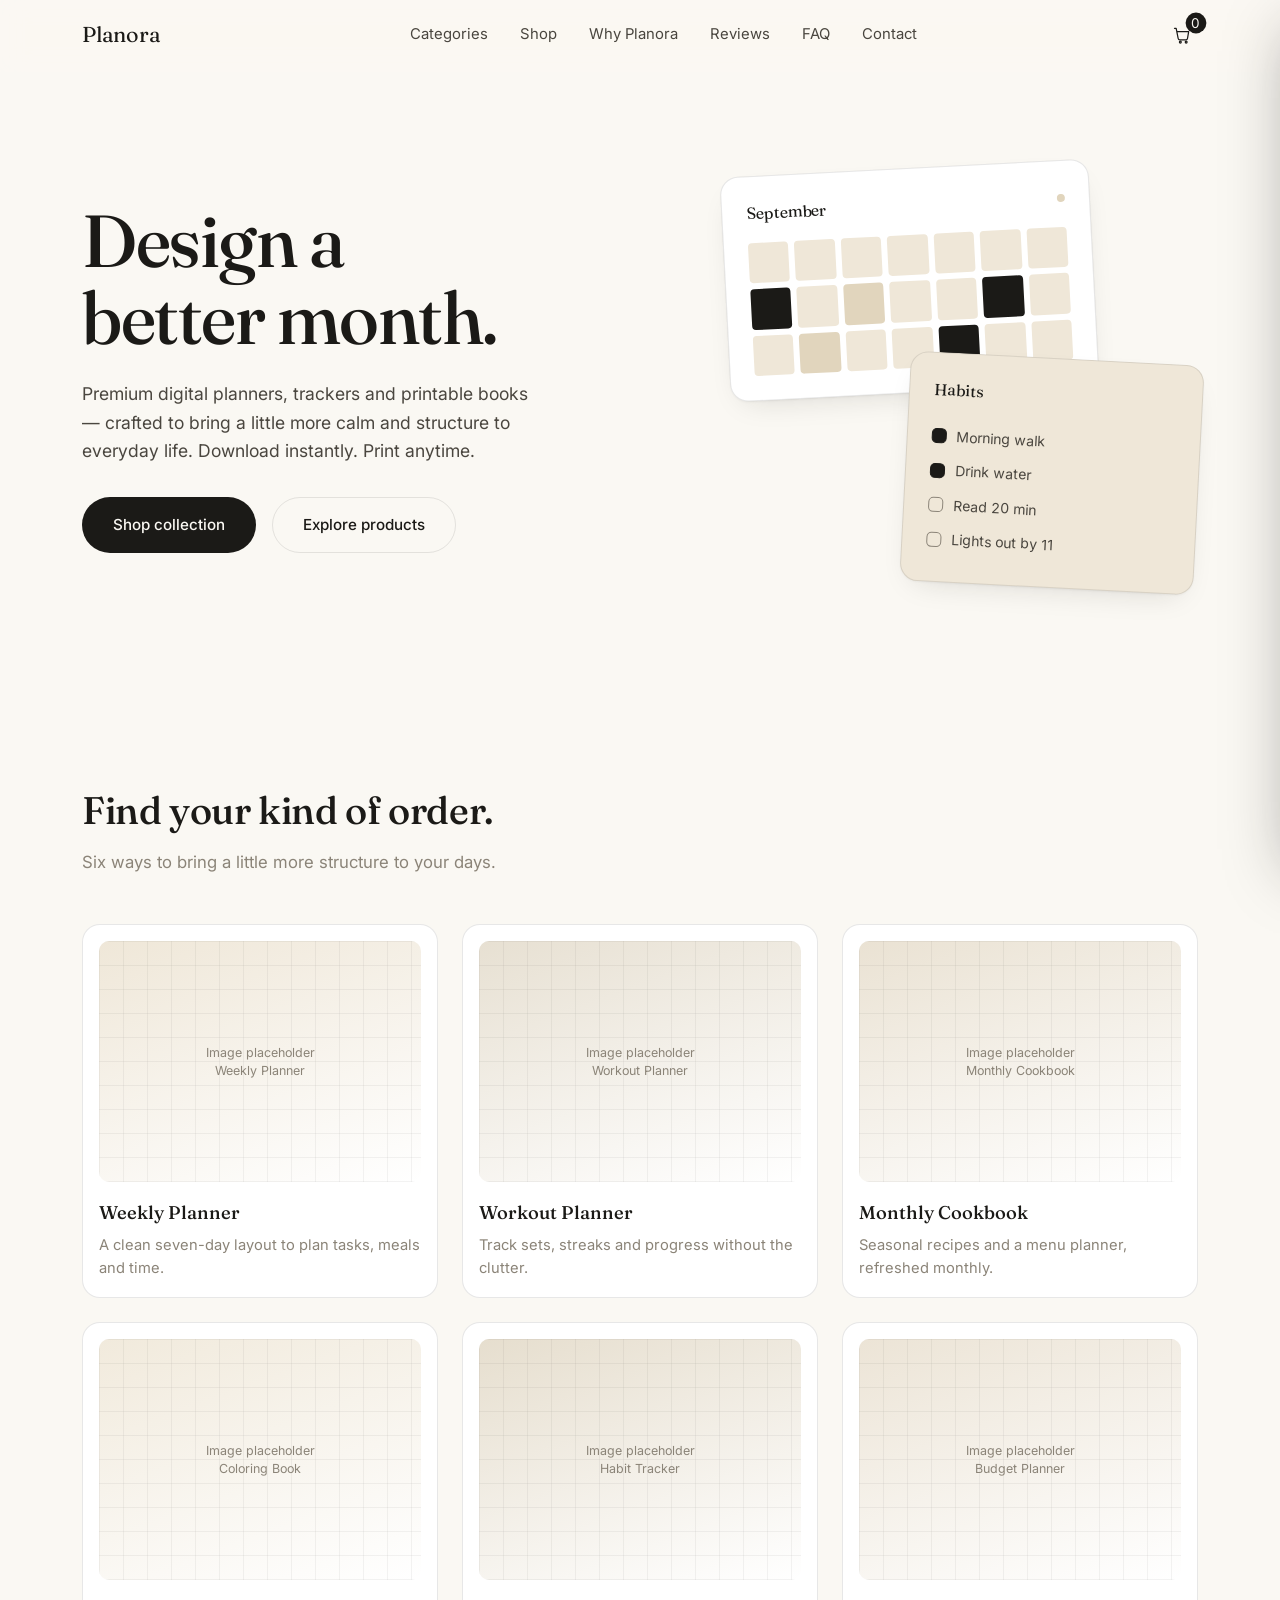
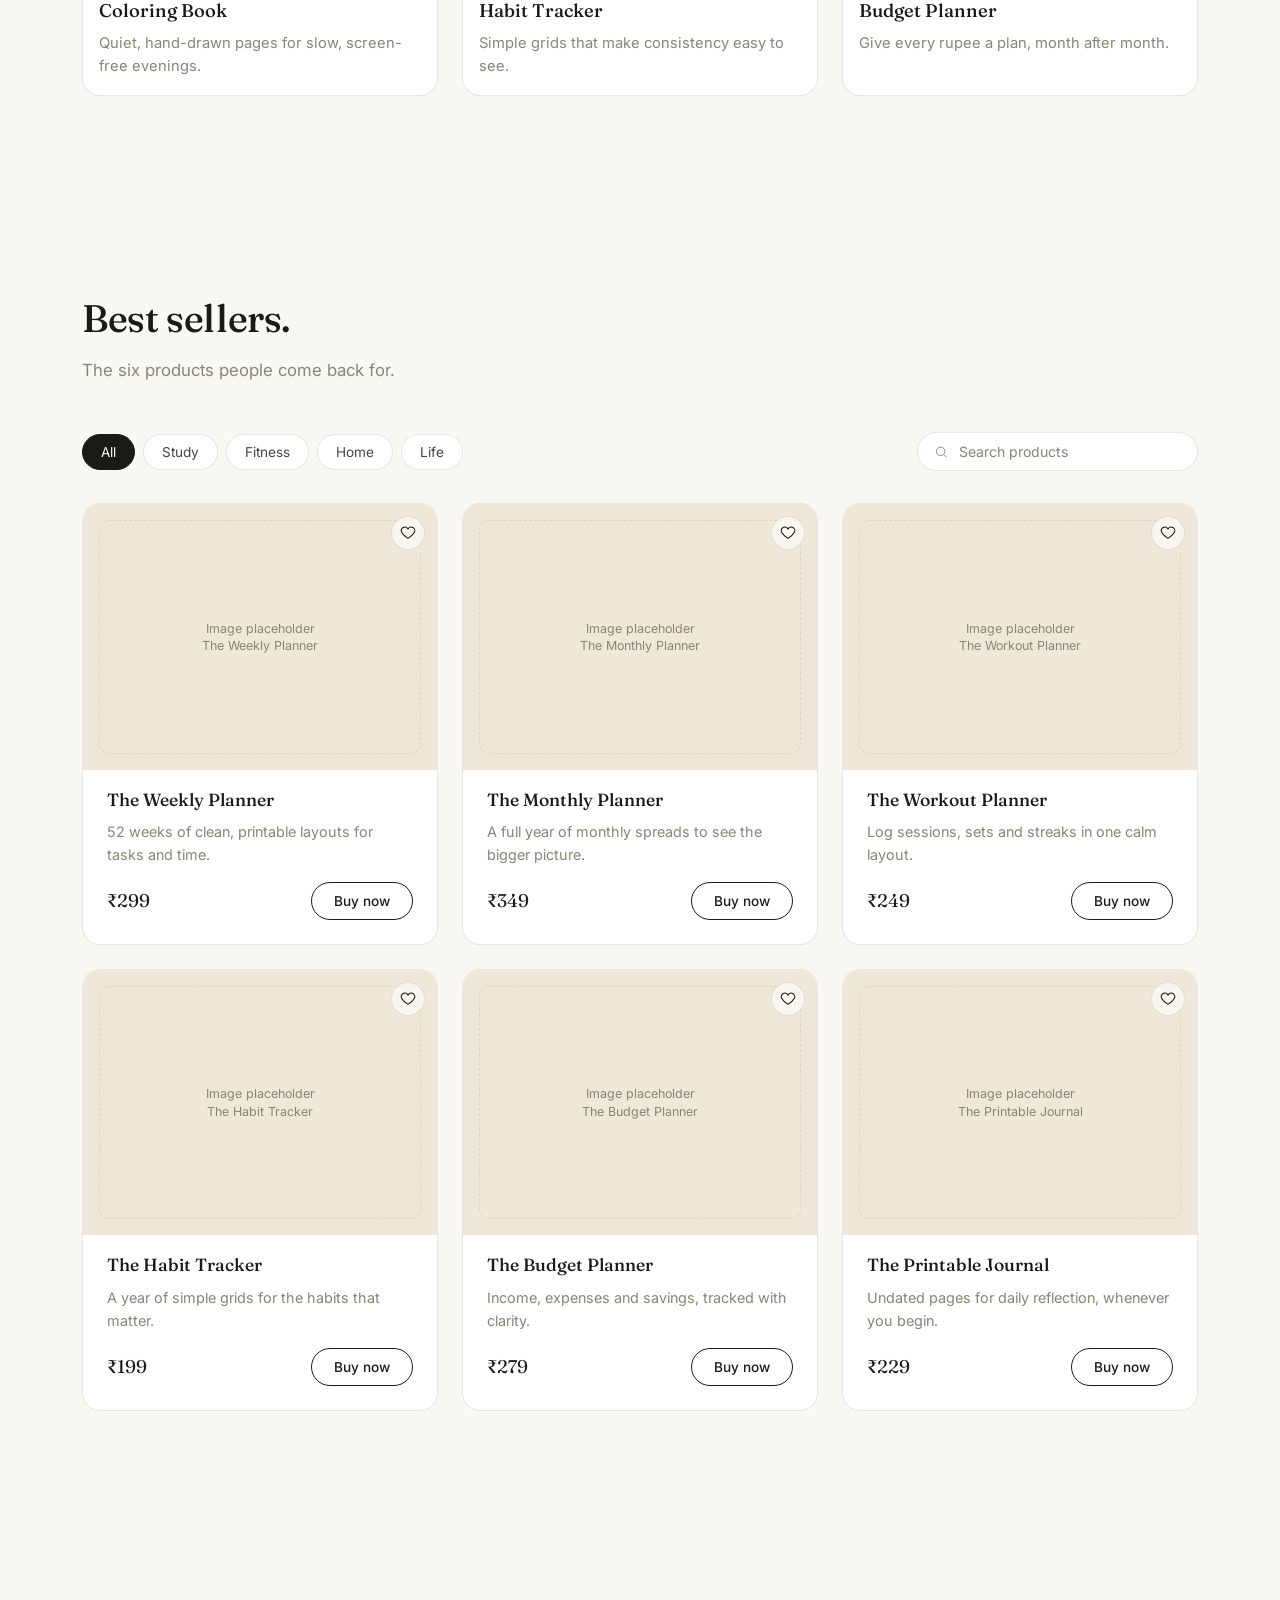
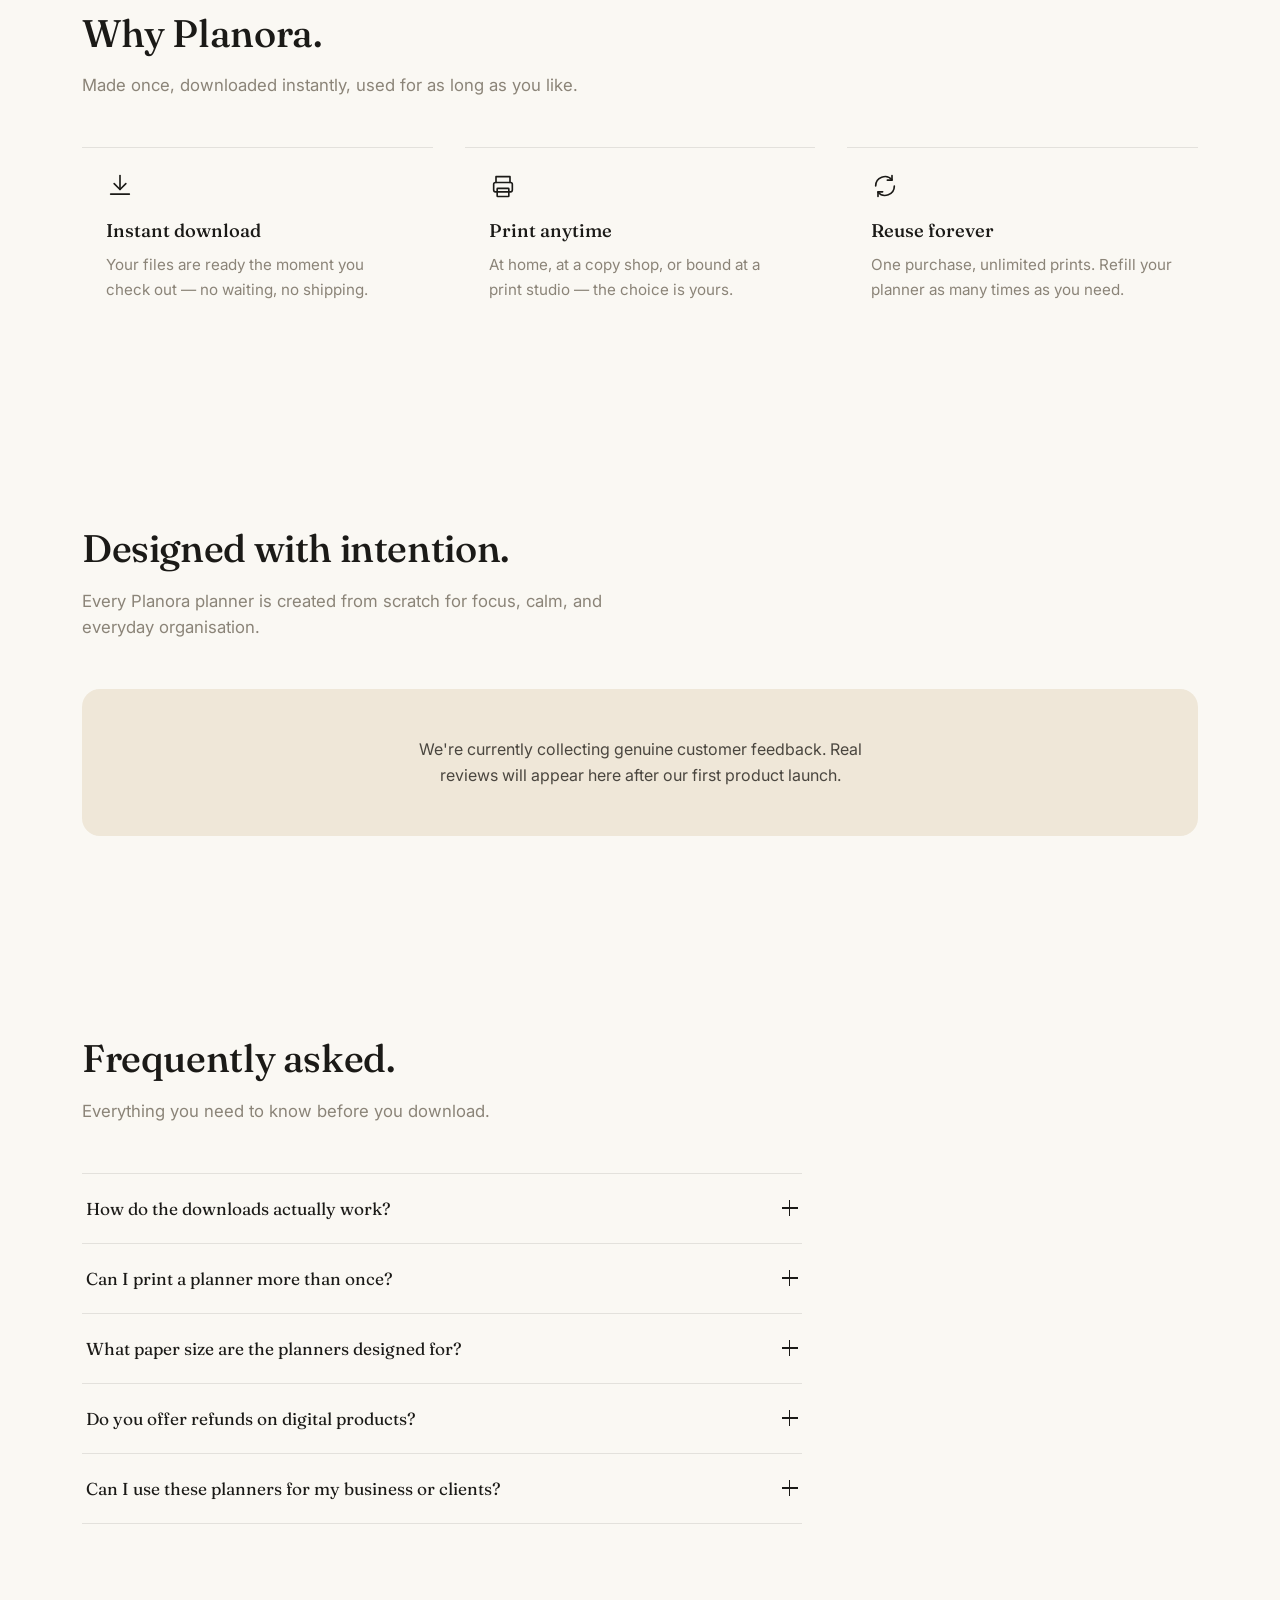
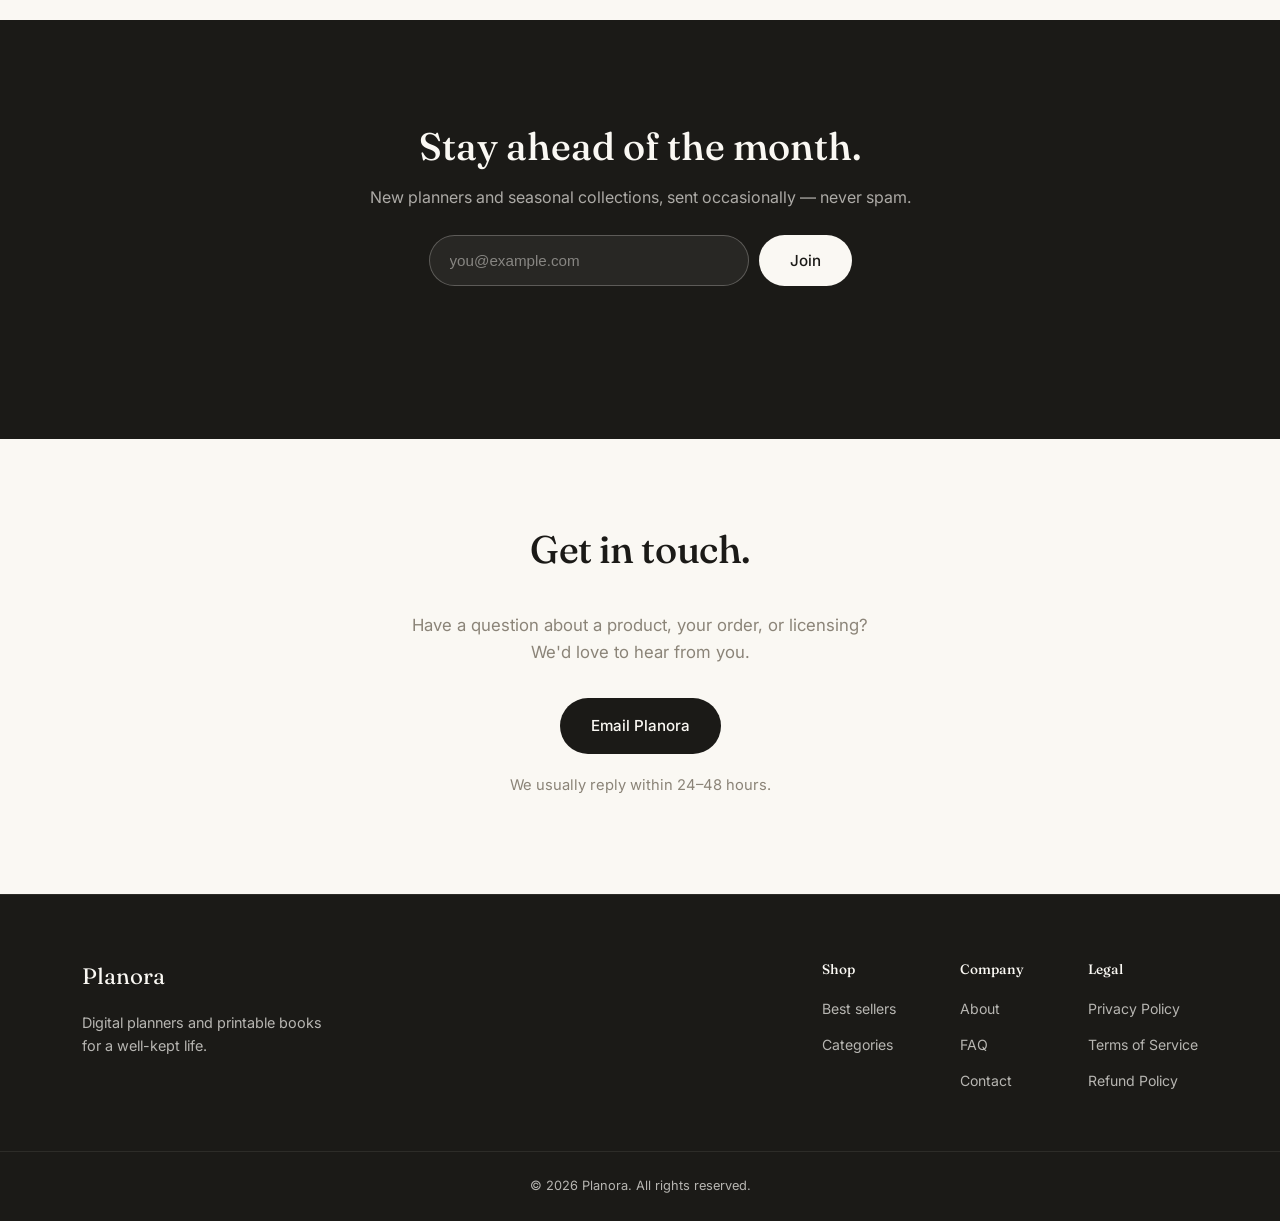
<file: index.html>
<!DOCTYPE html>
<html lang="en">
<head>
  <meta charset="UTF-8">
  <meta name="viewport" content="width=device-width, initial-scale=1.0">
  <title>Planora — Design a better month.</title>
  <meta name="description" content="Planora is a digital publishing studio designing premium planners, trackers and printable books for a calmer, better-kept life.">

  <!-- Google Fonts: Fraunces (display serif) + Inter (body/UI). Falls back to system fonts if offline. -->
  <link rel="preconnect" href="https://fonts.googleapis.com">
  <link rel="preconnect" href="https://fonts.gstatic.com" crossorigin>
  <link href="https://fonts.googleapis.com/css2?family=Fraunces:opsz,wght@9..144,400;9..144,500;9..144,600&family=Inter:wght@400;500;600&display=swap" rel="stylesheet">

  <link rel="stylesheet" href="style.css">
</head>
<body>

  <a class="skip-link" href="#main">Skip to content</a>

  <!-- ============ HEADER / STICKY NAV ============ -->
  <header class="site-header" id="siteHeader">
    <div class="nav-wrap">
      <a href="#hero" class="logo" data-scroll>Planora</a>

      <nav class="nav-links" id="navLinks">
        <a href="#categories" data-scroll>Categories</a>
        <a href="#bestsellers" data-scroll>Shop</a>
        <a href="#why" data-scroll>Why Planora</a>
        <a href="#reviews" data-scroll>Reviews</a>
        <a href="#faq" data-scroll>FAQ</a>
        <a href="#contact" data-scroll>Contact</a>
      </nav>

      <div class="nav-actions">
        <button class="cart-btn" id="cartBtn" aria-label="Open cart" aria-haspopup="true" aria-expanded="false">
          <svg width="20" height="20" viewBox="0 0 24 24" fill="none" stroke="currentColor" stroke-width="1.5">
            <path d="M3 4h2l2.4 12.2a2 2 0 0 0 2 1.6h7.2a2 2 0 0 0 2-1.6L20 8H6.2" stroke-linecap="round" stroke-linejoin="round"/>
            <circle cx="10" cy="20.5" r="1.1"/>
            <circle cx="17" cy="20.5" r="1.1"/>
          </svg>
          <span class="cart-count" id="cartCount">0</span>
        </button>

        <button class="menu-toggle" id="menuToggle" aria-label="Open menu" aria-expanded="false" aria-controls="navLinks">
          <span></span><span></span><span></span>
        </button>
      </div>
    </div>
  </header>

  <main id="main">

    <!-- ============ HERO ============ -->
    <section class="hero" id="hero">
      <div class="hero-inner">
        <div class="hero-copy reveal">
          <h1 class="hero-title">Design a<br>better month.</h1>
          <p class="hero-subtitle">
            Premium digital planners, trackers and printable books —
            crafted to bring a little more calm and structure to
            everyday life. Download instantly. Print anytime.
          </p>
          <div class="hero-actions">
            <a href="#bestsellers" class="btn btn-primary" data-scroll>Shop collection</a>
            <a href="#categories" class="btn btn-secondary" data-scroll>Explore products</a>
          </div>
        </div>

        <!-- Hero visual: a built, not photographed, planner mockup -->
        <div class="hero-visual reveal">
          <div class="mock-card mock-calendar" aria-hidden="true">
            <div class="mock-card-head">
              <span>September</span>
              <span class="mock-dot"></span>
            </div>
            <div class="mock-grid">
              <span></span><span></span><span></span><span></span><span></span><span></span><span></span>
              <span class="filled"></span><span></span><span class="filled soft"></span><span></span><span></span><span class="filled"></span><span></span>
              <span></span><span class="filled soft"></span><span></span><span></span><span class="filled"></span><span></span><span></span>
            </div>
          </div>
          <div class="mock-card mock-checklist" aria-hidden="true">
            <div class="mock-card-head">
              <span>Habits</span>
            </div>
            <ul class="mock-list">
              <li><span class="mock-check checked"></span>Morning walk</li>
              <li><span class="mock-check checked"></span>Drink water</li>
              <li><span class="mock-check"></span>Read 20 min</li>
              <li><span class="mock-check"></span>Lights out by 11</li>
            </ul>
          </div>
        </div>
      </div>
    </section>

    <!-- ============ FEATURED CATEGORIES ============ -->
    <section class="categories" id="categories">
      <div class="section-head reveal">
        <h2>Find your kind of order.</h2>
        <p>Six ways to bring a little more structure to your days.</p>
      </div>

      <div class="category-grid">

        <article class="category-card reveal" data-goto-collection="study">
          <div class="category-image" style="--tint:#EFE7D8;">
            <span class="placeholder-label">Image placeholder<br>Weekly Planner</span>
          </div>
          <h3>Weekly Planner</h3>
          <p>A clean seven-day layout to plan tasks, meals and time.</p>
        </article>

        <article class="category-card reveal" data-goto-collection="fitness">
          <div class="category-image" style="--tint:#E7E0D2;">
            <span class="placeholder-label">Image placeholder<br>Workout Planner</span>
          </div>
          <h3>Workout Planner</h3>
          <p>Track sets, streaks and progress without the clutter.</p>
        </article>

        <article class="category-card reveal" data-goto-collection="home">
          <div class="category-image" style="--tint:#EAE2D3;">
            <span class="placeholder-label">Image placeholder<br>Monthly Cookbook</span>
          </div>
          <h3>Monthly Cookbook</h3>
          <p>Seasonal recipes and a menu planner, refreshed monthly.</p>
        </article>

        <article class="category-card reveal" data-goto-collection="life">
          <div class="category-image" style="--tint:#F1EADC;">
            <span class="placeholder-label">Image placeholder<br>Coloring Book</span>
          </div>
          <h3>Coloring Book</h3>
          <p>Quiet, hand-drawn pages for slow, screen-free evenings.</p>
        </article>

        <article class="category-card reveal" data-goto-collection="fitness">
          <div class="category-image" style="--tint:#E6DECE;">
            <span class="placeholder-label">Image placeholder<br>Habit Tracker</span>
          </div>
          <h3>Habit Tracker</h3>
          <p>Simple grids that make consistency easy to see.</p>
        </article>

        <article class="category-card reveal" data-goto-collection="home">
          <div class="category-image" style="--tint:#ECE4D6;">
            <span class="placeholder-label">Image placeholder<br>Budget Planner</span>
          </div>
          <h3>Budget Planner</h3>
          <p>Give every rupee a plan, month after month.</p>
        </article>

      </div>
    </section>

    <!-- ============ BEST SELLERS ============ -->
    <section class="bestsellers" id="bestsellers">
      <div class="section-head reveal">
        <h2>Best sellers.</h2>
        <p>The six products people come back for.</p>
      </div>

      <!-- Collections filter + search -->
      <div class="shop-controls reveal">
        <div class="filter-pills" id="filterPills" role="group" aria-label="Filter by collection">
          <button class="filter-pill active" data-filter="all" type="button">All</button>
          <button class="filter-pill" data-filter="study" type="button">Study</button>
          <button class="filter-pill" data-filter="fitness" type="button">Fitness</button>
          <button class="filter-pill" data-filter="home" type="button">Home</button>
          <button class="filter-pill" data-filter="life" type="button">Life</button>
        </div>
        <div class="search-wrap">
          <svg width="16" height="16" viewBox="0 0 24 24" fill="none" stroke="currentColor" stroke-width="1.6" aria-hidden="true">
            <circle cx="11" cy="11" r="7"/>
            <path d="M20 20l-3.5-3.5" stroke-linecap="round"/>
          </svg>
          <input type="search" id="productSearch" class="search-input" placeholder="Search products" aria-label="Search products">
        </div>
      </div>

      <p class="empty-state" id="emptyState" hidden>No products match your search just yet. Try another word or collection.</p>

      <div class="product-grid" id="productGrid">

        <article class="product-card reveal" data-id="weekly-planner" data-product="The Weekly Planner" data-price="299" data-collections="study" tabindex="0">
          <div class="product-image">
            <span class="placeholder-label">Image placeholder<br>The Weekly Planner</span>
            <button class="fav-btn" data-fav aria-label="Save The Weekly Planner to favorites" aria-pressed="false">
              <svg viewBox="0 0 24 24" fill="none" stroke="currentColor" stroke-width="1.6"><path d="M12 20s-7.2-4.4-9.6-9A5.4 5.4 0 0 1 12 6a5.4 5.4 0 0 1 9.6 5c-2.4 4.6-9.6 9-9.6 9z"/></svg>
            </button>
          </div>
          <div class="product-body">
            <h3>The Weekly Planner</h3>
            <p>52 weeks of clean, printable layouts for tasks and time.</p>
            <div class="product-foot">
              <span class="price">₹299</span>
              <button class="btn btn-buy" data-buy>Buy now</button>
            </div>
          </div>
        </article>

        <article class="product-card reveal" data-id="monthly-planner" data-product="The Monthly Planner" data-price="349" data-collections="study home" tabindex="0">
          <div class="product-image">
            <span class="placeholder-label">Image placeholder<br>The Monthly Planner</span>
            <button class="fav-btn" data-fav aria-label="Save The Monthly Planner to favorites" aria-pressed="false">
              <svg viewBox="0 0 24 24" fill="none" stroke="currentColor" stroke-width="1.6"><path d="M12 20s-7.2-4.4-9.6-9A5.4 5.4 0 0 1 12 6a5.4 5.4 0 0 1 9.6 5c-2.4 4.6-9.6 9-9.6 9z"/></svg>
            </button>
          </div>
          <div class="product-body">
            <h3>The Monthly Planner</h3>
            <p>A full year of monthly spreads to see the bigger picture.</p>
            <div class="product-foot">
              <span class="price">₹349</span>
              <button class="btn btn-buy" data-buy>Buy now</button>
            </div>
          </div>
        </article>

        <article class="product-card reveal" data-id="workout-planner" data-product="The Workout Planner" data-price="249" data-collections="fitness" tabindex="0">
          <div class="product-image">
            <span class="placeholder-label">Image placeholder<br>The Workout Planner</span>
            <button class="fav-btn" data-fav aria-label="Save The Workout Planner to favorites" aria-pressed="false">
              <svg viewBox="0 0 24 24" fill="none" stroke="currentColor" stroke-width="1.6"><path d="M12 20s-7.2-4.4-9.6-9A5.4 5.4 0 0 1 12 6a5.4 5.4 0 0 1 9.6 5c-2.4 4.6-9.6 9-9.6 9z"/></svg>
            </button>
          </div>
          <div class="product-body">
            <h3>The Workout Planner</h3>
            <p>Log sessions, sets and streaks in one calm layout.</p>
            <div class="product-foot">
              <span class="price">₹249</span>
              <button class="btn btn-buy" data-buy>Buy now</button>
            </div>
          </div>
        </article>

        <article class="product-card reveal" data-id="habit-tracker" data-product="The Habit Tracker" data-price="199" data-collections="fitness life" tabindex="0">
          <div class="product-image">
            <span class="placeholder-label">Image placeholder<br>The Habit Tracker</span>
            <button class="fav-btn" data-fav aria-label="Save The Habit Tracker to favorites" aria-pressed="false">
              <svg viewBox="0 0 24 24" fill="none" stroke="currentColor" stroke-width="1.6"><path d="M12 20s-7.2-4.4-9.6-9A5.4 5.4 0 0 1 12 6a5.4 5.4 0 0 1 9.6 5c-2.4 4.6-9.6 9-9.6 9z"/></svg>
            </button>
          </div>
          <div class="product-body">
            <h3>The Habit Tracker</h3>
            <p>A year of simple grids for the habits that matter.</p>
            <div class="product-foot">
              <span class="price">₹199</span>
              <button class="btn btn-buy" data-buy>Buy now</button>
            </div>
          </div>
        </article>

        <article class="product-card reveal" data-id="budget-planner" data-product="The Budget Planner" data-price="279" data-collections="home" tabindex="0">
          <div class="product-image">
            <span class="placeholder-label">Image placeholder<br>The Budget Planner</span>
            <button class="fav-btn" data-fav aria-label="Save The Budget Planner to favorites" aria-pressed="false">
              <svg viewBox="0 0 24 24" fill="none" stroke="currentColor" stroke-width="1.6"><path d="M12 20s-7.2-4.4-9.6-9A5.4 5.4 0 0 1 12 6a5.4 5.4 0 0 1 9.6 5c-2.4 4.6-9.6 9-9.6 9z"/></svg>
            </button>
          </div>
          <div class="product-body">
            <h3>The Budget Planner</h3>
            <p>Income, expenses and savings, tracked with clarity.</p>
            <div class="product-foot">
              <span class="price">₹279</span>
              <button class="btn btn-buy" data-buy>Buy now</button>
            </div>
          </div>
        </article>

        <article class="product-card reveal" data-id="printable-journal" data-product="The Printable Journal" data-price="229" data-collections="study life" tabindex="0">
          <div class="product-image">
            <span class="placeholder-label">Image placeholder<br>The Printable Journal</span>
            <button class="fav-btn" data-fav aria-label="Save The Printable Journal to favorites" aria-pressed="false">
              <svg viewBox="0 0 24 24" fill="none" stroke="currentColor" stroke-width="1.6"><path d="M12 20s-7.2-4.4-9.6-9A5.4 5.4 0 0 1 12 6a5.4 5.4 0 0 1 9.6 5c-2.4 4.6-9.6 9-9.6 9z"/></svg>
            </button>
          </div>
          <div class="product-body">
            <h3>The Printable Journal</h3>
            <p>Undated pages for daily reflection, whenever you begin.</p>
            <div class="product-foot">
              <span class="price">₹229</span>
              <button class="btn btn-buy" data-buy>Buy now</button>
            </div>
          </div>
        </article>

      </div>
    </section>

    <!-- ============ WHY PLANORA ============ -->
    <section class="why" id="why">
      <div class="section-head reveal">
        <h2>Why Planora.</h2>
        <p>Made once, downloaded instantly, used for as long as you like.</p>
      </div>

      <div class="why-grid">

        <div class="why-item reveal">
          <span class="why-icon">
            <svg width="28" height="28" viewBox="0 0 24 24" fill="none" stroke="currentColor" stroke-width="1.4">
              <path d="M12 3v12" stroke-linecap="round"/>
              <path d="M7 10l5 5 5-5" stroke-linecap="round" stroke-linejoin="round"/>
              <path d="M4 19h16" stroke-linecap="round"/>
            </svg>
          </span>
          <h3>Instant download</h3>
          <p>Your files are ready the moment you check out — no waiting, no shipping.</p>
        </div>

        <div class="why-item reveal">
          <span class="why-icon">
            <svg width="28" height="28" viewBox="0 0 24 24" fill="none" stroke="currentColor" stroke-width="1.4">
              <path d="M6 9V4h12v5" stroke-linecap="round" stroke-linejoin="round"/>
              <rect x="4" y="9" width="16" height="8" rx="1.5"/>
              <rect x="7" y="14" width="10" height="7" rx="0.5"/>
            </svg>
          </span>
          <h3>Print anytime</h3>
          <p>At home, at a copy shop, or bound at a print studio — the choice is yours.</p>
        </div>

        <div class="why-item reveal">
          <span class="why-icon">
            <svg width="28" height="28" viewBox="0 0 24 24" fill="none" stroke="currentColor" stroke-width="1.4">
              <path d="M4 12a8 8 0 0 1 14-5.3M20 12a8 8 0 0 1-14 5.3" stroke-linecap="round"/>
              <path d="M18 3v4h-4M6 21v-4h4" stroke-linecap="round" stroke-linejoin="round"/>
            </svg>
          </span>
          <h3>Reuse forever</h3>
          <p>One purchase, unlimited prints. Refill your planner as many times as you need.</p>
        </div>

      </div>
    </section>

    <!-- ============ REVIEWS ============ -->
    <!-- Placeholder only — no invented testimonials. Replace the
         single .testimonial-placeholder card below with real
         .testimonial-card entries (see privacy-policy.html-era
         markup in version history) once genuine reviews are in. -->
    <section class="testimonials" id="reviews">
  <div class="section-head reveal">
    <h2>Designed with intention.</h2>
    <p>Every Planora planner is created from scratch for focus, calm, and everyday organisation.</p>
  </div>

  <div class="testimonial-grid">
    <div class="testimonial-placeholder reveal">
      <p>
        We're currently collecting genuine customer feedback.
        Real reviews will appear here after our first product launch.
      </p>
    </div>
  </div>
</section>

    <!-- ============ FAQ ============ -->
    <section class="faq" id="faq">
      <div class="section-head reveal">
        <h2>Frequently asked.</h2>
        <p>Everything you need to know before you download.</p>
      </div>

      <div class="faq-list">

        <div class="faq-item reveal">
          <button class="faq-question" aria-expanded="false">
            <span>How do the downloads actually work?</span>
            <span class="faq-icon" aria-hidden="true"></span>
          </button>
          <div class="faq-answer">
            <p>After checkout, your planner is available instantly as a PDF download. No shipping, no waiting — print it the same day if you like.</p>
          </div>
        </div>

        <div class="faq-item reveal">
          <button class="faq-question" aria-expanded="false">
            <span>Can I print a planner more than once?</span>
            <span class="faq-icon" aria-hidden="true"></span>
          </button>
          <div class="faq-answer">
            <p>Yes. Every purchase is yours to keep and reprint as many times as you need, for as long as you need it.</p>
          </div>
        </div>

        <div class="faq-item reveal">
          <button class="faq-question" aria-expanded="false">
            <span>What paper size are the planners designed for?</span>
            <span class="faq-icon" aria-hidden="true"></span>
          </button>
          <div class="faq-answer">
            <p>All Planora products are laid out for A4 and US Letter, so they print cleanly on almost any home or shop printer.</p>
          </div>
        </div>

        <div class="faq-item reveal">
          <button class="faq-question" aria-expanded="false">
            <span>Do you offer refunds on digital products?</span>
            <span class="faq-icon" aria-hidden="true"></span>
          </button>
          <div class="faq-answer">
            <p>Due to the nature of instant digital downloads, all sales are final once payment has been completed and your files have been delivered. If you experience a technical issue with your order, we'll happily help resolve it.</p>
          </div>
        </div>

        <div class="faq-item reveal">
          <button class="faq-question" aria-expanded="false">
            <span>Can I use these planners for my business or clients?</span>
            <span class="faq-icon" aria-hidden="true"></span>
          </button>
          <div class="faq-answer">
            <p>Planora products are licensed for personal use. For commercial or resale licensing, reach out through the contact form below.</p>
          </div>
        </div>

      </div>
    </section>

    <!-- ============ NEWSLETTER ============ -->
    <section class="newsletter" id="newsletter">
      <div class="newsletter-inner reveal">
        <h2>Stay ahead of the month.</h2>
        <p>New planners and seasonal collections, sent occasionally — never spam.</p>

        <form class="newsletter-form" id="newsletterForm" novalidate>
          <input
            type="email"
            id="newsletterEmail"
            class="newsletter-input"
            placeholder="you@example.com"
            aria-label="Email address"
            required>
          <button type="submit" class="btn btn-primary">Join</button>
        </form>
        <p class="form-message" id="formMessage" role="status" aria-live="polite"></p>
      </div>
    </section>

   <!-- ============ CONTACT ============ -->
<section class="contact" id="contact">
  <div class="contact-inner">

    <div class="section-head">
      <h2>Get in touch.</h2>
      <p>
        Have a question about a product, your order,
        or licensing? We'd love to hear from you.
      </p>
    </div>

    <a href="mailto:planorastudio@gmail.com"
       class="btn btn-primary contact-email-btn">
      Email Planora
    </a>

    <p class="contact-note">
      We usually reply within 24–48 hours.
    </p>

  </div>
</section>
    
  <!-- ============ FOOTER ============ -->
  <footer class="site-footer">
    <div class="footer-inner">
      <div class="footer-brand">
        <p class="footer-logo">Planora</p>
        <p class="footer-tagline">Digital planners and printable books for a well-kept life.</p>
      </div>

      <div class="footer-links">
        <div class="footer-col">
          <h4>Shop</h4>
          <ul>
            <li><a href="#bestsellers" data-scroll>Best sellers</a></li>
            <li><a href="#categories" data-scroll>Categories</a></li>
          </ul>
        </div>
        <div class="footer-col">
          <h4>Company</h4>
          <ul>
            <li><a href="#why" data-scroll>About</a></li>
            <li><a href="#faq" data-scroll>FAQ</a></li>
            <li><a href="#contact" data-scroll>Contact</a></li>
          </ul>
        </div>
        <div class="footer-col">
          <h4>Legal</h4>
          <ul>
            <li><a href="privacy-policy.html">Privacy Policy</a></li>
            <li><a href="terms.html">Terms of Service</a></li>
            <li><a href="refund-policy.html">Refund Policy</a></li>
          </ul>
        </div>
      </div>
    </div>
    <div class="footer-bottom">
      <p>© 2026 Planora. All rights reserved.</p>
    </div>
  </footer>

  <!-- ============ CART DRAWER ============ -->
  <div class="drawer-overlay" id="cartOverlay"></div>
  <aside class="cart-drawer" id="cartDrawer" aria-hidden="true" aria-label="Shopping cart">
    <div class="cart-drawer-head">
      <h3>Your cart</h3>
      <button class="drawer-close" id="cartClose" aria-label="Close cart">
        <svg width="18" height="18" viewBox="0 0 24 24" fill="none" stroke="currentColor" stroke-width="1.6"><path d="M5 5l14 14M19 5L5 19" stroke-linecap="round"/></svg>
      </button>
    </div>

    <div class="cart-items" id="cartItems">
      <!-- Cart line items are injected here by script.js -->
    </div>

    <p class="cart-empty" id="cartEmpty">Your cart is empty. Explore the collection and add something you'll love.</p>

    <div class="cart-drawer-foot">
      <div class="cart-subtotal">
        <span>Subtotal</span>
        <span id="cartSubtotal">₹0</span>
      </div>
      <a href="checkout.html" class="btn btn-primary cart-checkout-btn" id="cartCheckoutBtn">Checkout</a>
      <p class="cart-note">
  Secure checkout • Instant PDF download after payment
</p>
    </div>
  </aside>

  <!-- ============ PRODUCT DETAIL MODAL ============ -->
  <div class="drawer-overlay" id="modalOverlay"></div>
  <div class="product-modal" id="productModal" role="dialog" aria-modal="true" aria-hidden="true" aria-labelledby="modalTitle">
    <button class="drawer-close modal-close" id="modalClose" aria-label="Close product details">
      <svg width="18" height="18" viewBox="0 0 24 24" fill="none" stroke="currentColor" stroke-width="1.6"><path d="M5 5l14 14M19 5L5 19" stroke-linecap="round"/></svg>
    </button>

    <div class="modal-grid">
      <div class="modal-gallery">
        <div class="gallery-viewport" id="galleryViewport"></div>
        <div class="gallery-controls">
          <button class="gallery-nav" id="galleryPrev" aria-label="Previous page">
            <svg width="16" height="16" viewBox="0 0 24 24" fill="none" stroke="currentColor" stroke-width="1.8"><path d="M15 5l-7 7 7 7" stroke-linecap="round" stroke-linejoin="round"/></svg>
          </button>
          <div class="gallery-dots" id="galleryDots"></div>
          <button class="gallery-nav" id="galleryNext" aria-label="Next page">
            <svg width="16" height="16" viewBox="0 0 24 24" fill="none" stroke="currentColor" stroke-width="1.8"><path d="M9 5l7 7-7 7" stroke-linecap="round" stroke-linejoin="round"/></svg>
          </button>
        </div>
        <p class="gallery-caption" id="galleryCaption">Page 1 of 8</p>
      </div>

      <div class="modal-info">
        <h3 id="modalTitle"></h3>
        <p class="modal-description" id="modalDescription"></p>
        <div class="modal-price" id="modalPrice"></div>
        <div class="modal-actions">
          <button class="btn btn-primary" id="modalAddToCart">Add to cart</button>
          <button class="fav-btn modal-fav-btn" id="modalFavBtn" aria-label="Save to favorites" aria-pressed="false">
            <svg viewBox="0 0 24 24" fill="none" stroke="currentColor" stroke-width="1.6"><path d="M12 20s-7.2-4.4-9.6-9A5.4 5.4 0 0 1 12 6a5.4 5.4 0 0 1 9.6 5c-2.4 4.6-9.6 9-9.6 9z"/></svg>
          </button>
        </div>
        <ul class="modal-meta">
          <li>Instant PDF download</li>
          <li>A4 &amp; US Letter, print-ready</li>
          <li>Unlimited personal reprints</li>
        </ul>
      </div>
    </div>
  </div>

  <!-- Toast for cart / favorites feedback -->
  <div class="toast" id="toast"></div>

  <script src="script.js"></script>
</body>
</html>
</file>
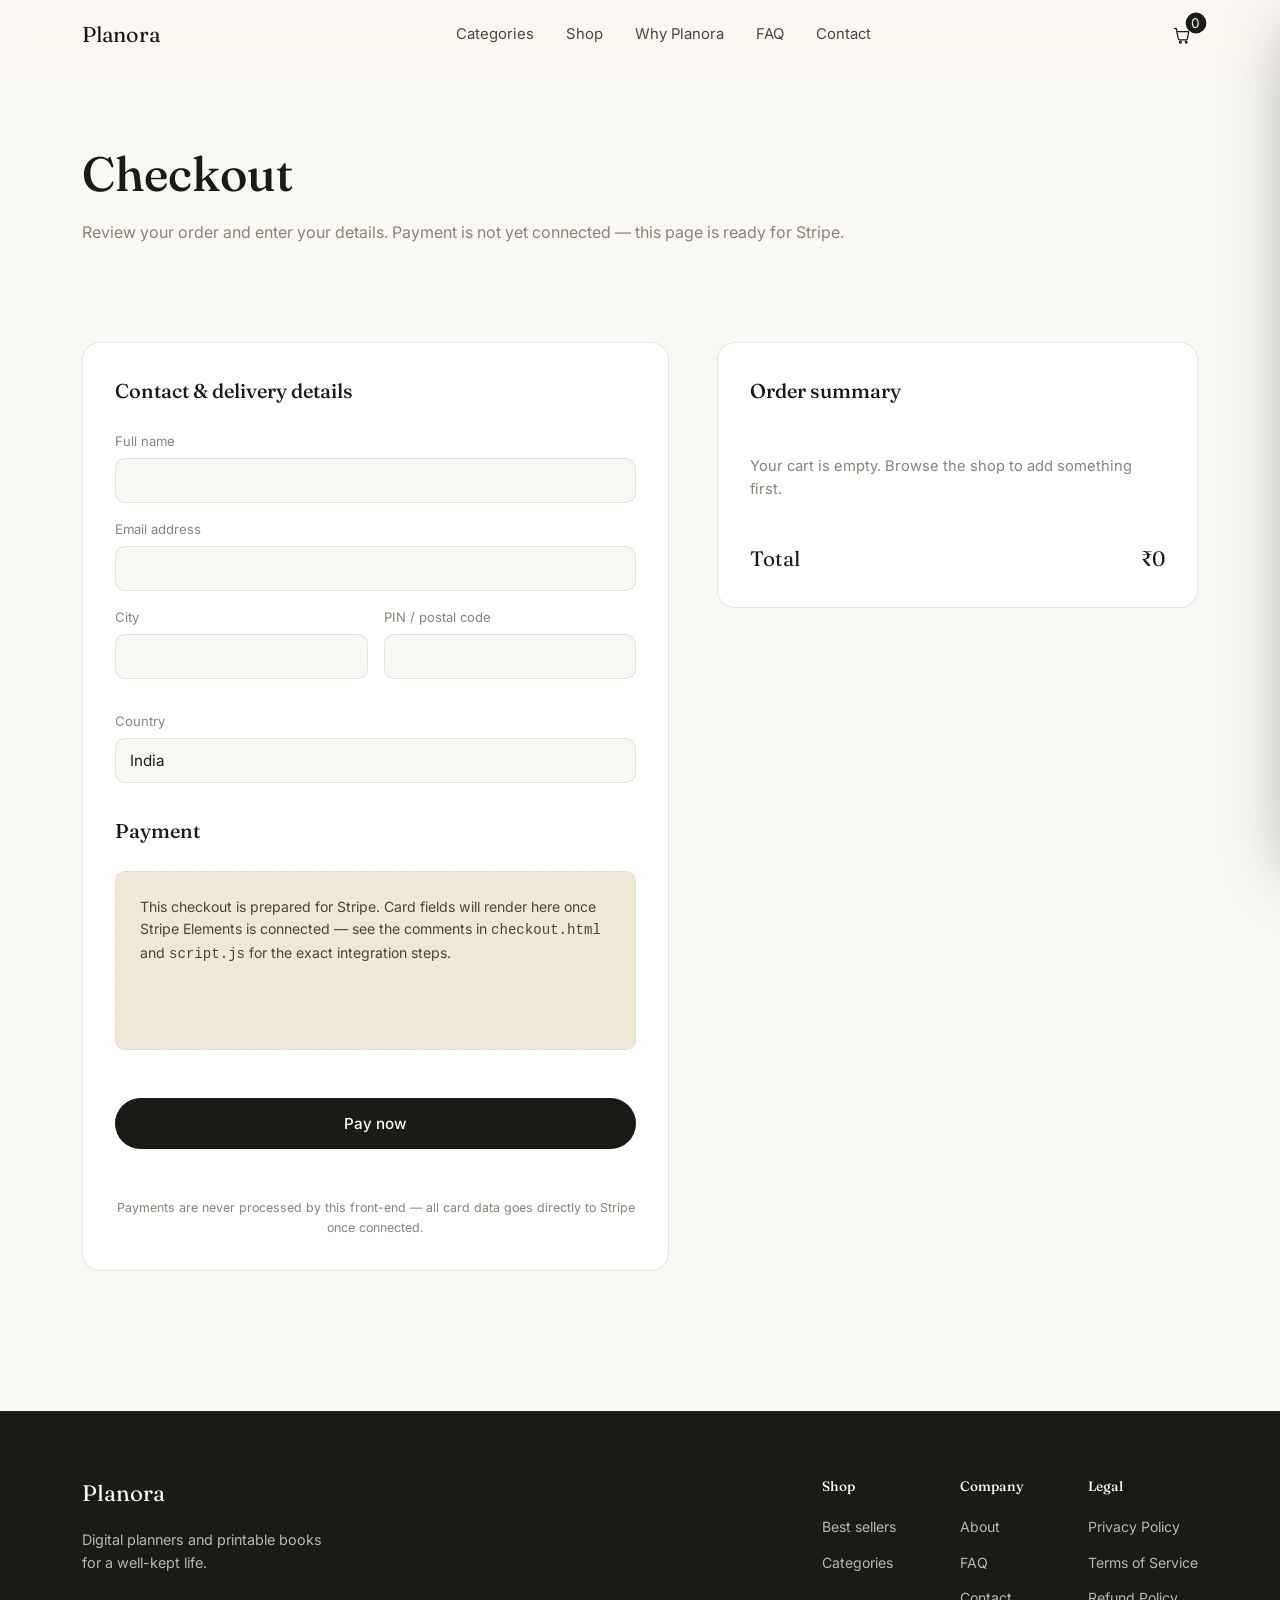
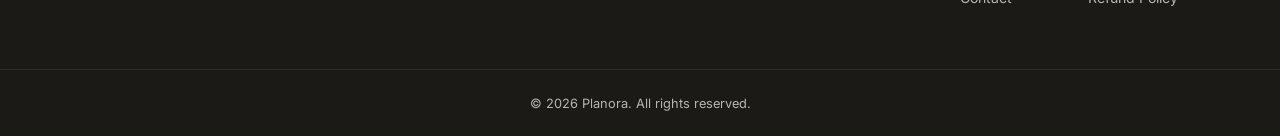
<file: checkout.html>
<!DOCTYPE html>
<html lang="en">
<head>
  <meta charset="UTF-8">
  <meta name="viewport" content="width=device-width, initial-scale=1.0">
  <title>Checkout — Planora</title>
  <meta name="description" content="Complete your Planora order.">

  <link rel="preconnect" href="https://fonts.googleapis.com">
  <link rel="preconnect" href="https://fonts.gstatic.com" crossorigin>
  <link href="https://fonts.googleapis.com/css2?family=Fraunces:opsz,wght@9..144,400;9..144,500;9..144,600&family=Inter:wght@400;500;600&display=swap" rel="stylesheet">

  <link rel="stylesheet" href="style.css">

  <!--
    STRIPE INTEGRATION POINT
    Uncomment the line below once you have a Stripe account and a
    backend/serverless function ready to create PaymentIntents.
    <script src="https://js.stripe.com/v3/"></script>
  -->
</head>
<body>

  <a class="skip-link" href="#main">Skip to content</a>

  <header class="site-header" id="siteHeader">
    <div class="nav-wrap">
      <a href="index.html" class="logo">Planora</a>
      <nav class="nav-links" id="navLinks">
        <a href="index.html#categories">Categories</a>
        <a href="index.html#bestsellers">Shop</a>
        <a href="index.html#why">Why Planora</a>
        <a href="index.html#faq">FAQ</a>
        <a href="index.html#contact">Contact</a>
      </nav>
      <div class="nav-actions">
        <button class="cart-btn" id="cartBtn" aria-label="Open cart" aria-haspopup="true" aria-expanded="false">
          <svg width="20" height="20" viewBox="0 0 24 24" fill="none" stroke="currentColor" stroke-width="1.5">
            <path d="M3 4h2l2.4 12.2a2 2 0 0 0 2 1.6h7.2a2 2 0 0 0 2-1.6L20 8H6.2" stroke-linecap="round" stroke-linejoin="round"/>
            <circle cx="10" cy="20.5" r="1.1"/>
            <circle cx="17" cy="20.5" r="1.1"/>
          </svg>
          <span class="cart-count" id="cartCount">0</span>
        </button>
        <button class="menu-toggle" id="menuToggle" aria-label="Open menu" aria-expanded="false" aria-controls="navLinks">
          <span></span><span></span><span></span>
        </button>
      </div>
    </div>
  </header>

  <main id="main">
    <div class="page-hero">
      <h1>Checkout</h1>
      <p>Review your order and enter your details. Payment is not yet connected — this page is ready for Stripe.</p>
    </div>

    <form class="checkout" id="checkoutForm">
      <div class="checkout-form-card">
        <h2>Contact &amp; delivery details</h2>

        <div class="form-field">
          <label for="fullName">Full name</label>
          <input type="text" id="fullName" name="fullName" required>
        </div>
        <div class="form-field">
          <label for="email">Email address</label>
          <input type="email" id="email" name="email" required>
        </div>
        <div class="form-row">
          <div class="form-field">
            <label for="city">City</label>
            <input type="text" id="city" name="city" required>
          </div>
          <div class="form-field">
            <label for="postalCode">PIN / postal code</label>
            <input type="text" id="postalCode" name="postalCode" required>
          </div>
        </div>
        <div class="form-field">
          <label for="country">Country</label>
          <input type="text" id="country" name="country" value="India" required>
        </div>

        <h2 style="margin-top: var(--space-4);">Payment</h2>
        <div class="payment-block">
          This checkout is prepared for Stripe. Card fields will render here once Stripe Elements is connected — see the comments in <code>checkout.html</code> and <code>script.js</code> for the exact integration steps.
          <div id="stripe-payment-element" aria-hidden="true"></div>
        </div>

        <button type="submit" class="btn btn-primary pay-btn">Pay now</button>
        <p class="form-message" id="checkoutMessage" role="status" aria-live="polite"></p>
        <p class="secure-note">Payments are never processed by this front-end — all card data goes directly to Stripe once connected.</p>
      </div>

      <div class="checkout-summary">
        <h2>Order summary</h2>
        <div id="checkoutItems"><!-- injected by script.js --></div>
        <div class="checkout-total">
          <span>Total</span>
          <span id="checkoutTotal">₹0</span>
        </div>
      </div>
    </form>
  </main>

  <footer class="site-footer">
    <div class="footer-inner">
      <div class="footer-brand">
        <p class="footer-logo">Planora</p>
        <p class="footer-tagline">Digital planners and printable books for a well-kept life.</p>
      </div>
      <div class="footer-links">
        <div class="footer-col">
          <h4>Shop</h4>
          <ul>
            <li><a href="index.html#bestsellers">Best sellers</a></li>
            <li><a href="index.html#categories">Categories</a></li>
          </ul>
        </div>
        <div class="footer-col">
          <h4>Company</h4>
          <ul>
            <li><a href="index.html#why">About</a></li>
            <li><a href="index.html#faq">FAQ</a></li>
            <li><a href="index.html#contact">Contact</a></li>
          </ul>
        </div>
        <div class="footer-col">
          <h4>Legal</h4>
          <ul>
            <li><a href="privacy-policy.html">Privacy Policy</a></li>
            <li><a href="terms.html">Terms of Service</a></li>
            <li><a href="refund-policy.html">Refund Policy</a></li>
          </ul>
        </div>
      </div>
    </div>
    <div class="footer-bottom">
      <p>© 2026 Planora. All rights reserved.</p>
    </div>
  </footer>

  <div class="drawer-overlay" id="cartOverlay"></div>
  <aside class="cart-drawer" id="cartDrawer" aria-hidden="true" aria-label="Shopping cart">
    <div class="cart-drawer-head">
      <h3>Your cart</h3>
      <button class="drawer-close" id="cartClose" aria-label="Close cart">
        <svg width="18" height="18" viewBox="0 0 24 24" fill="none" stroke="currentColor" stroke-width="1.6"><path d="M5 5l14 14M19 5L5 19" stroke-linecap="round"/></svg>
      </button>
    </div>
    <div class="cart-items" id="cartItems"></div>
    <p class="cart-empty" id="cartEmpty">Your cart is empty. Explore the collection and add something you'll love.</p>
    <div class="cart-drawer-foot">
      <div class="cart-subtotal"><span>Subtotal</span><span id="cartSubtotal">₹0</span></div>
      <a href="checkout.html" class="btn btn-primary cart-checkout-btn" id="cartCheckoutBtn">Checkout</a>
      <p class="cart-note">Taxes and download links calculated at checkout.</p>
    </div>
  </aside>

  <div class="toast" id="toast"></div>

  <script src="script.js"></script>
</body>
</html>
</file>
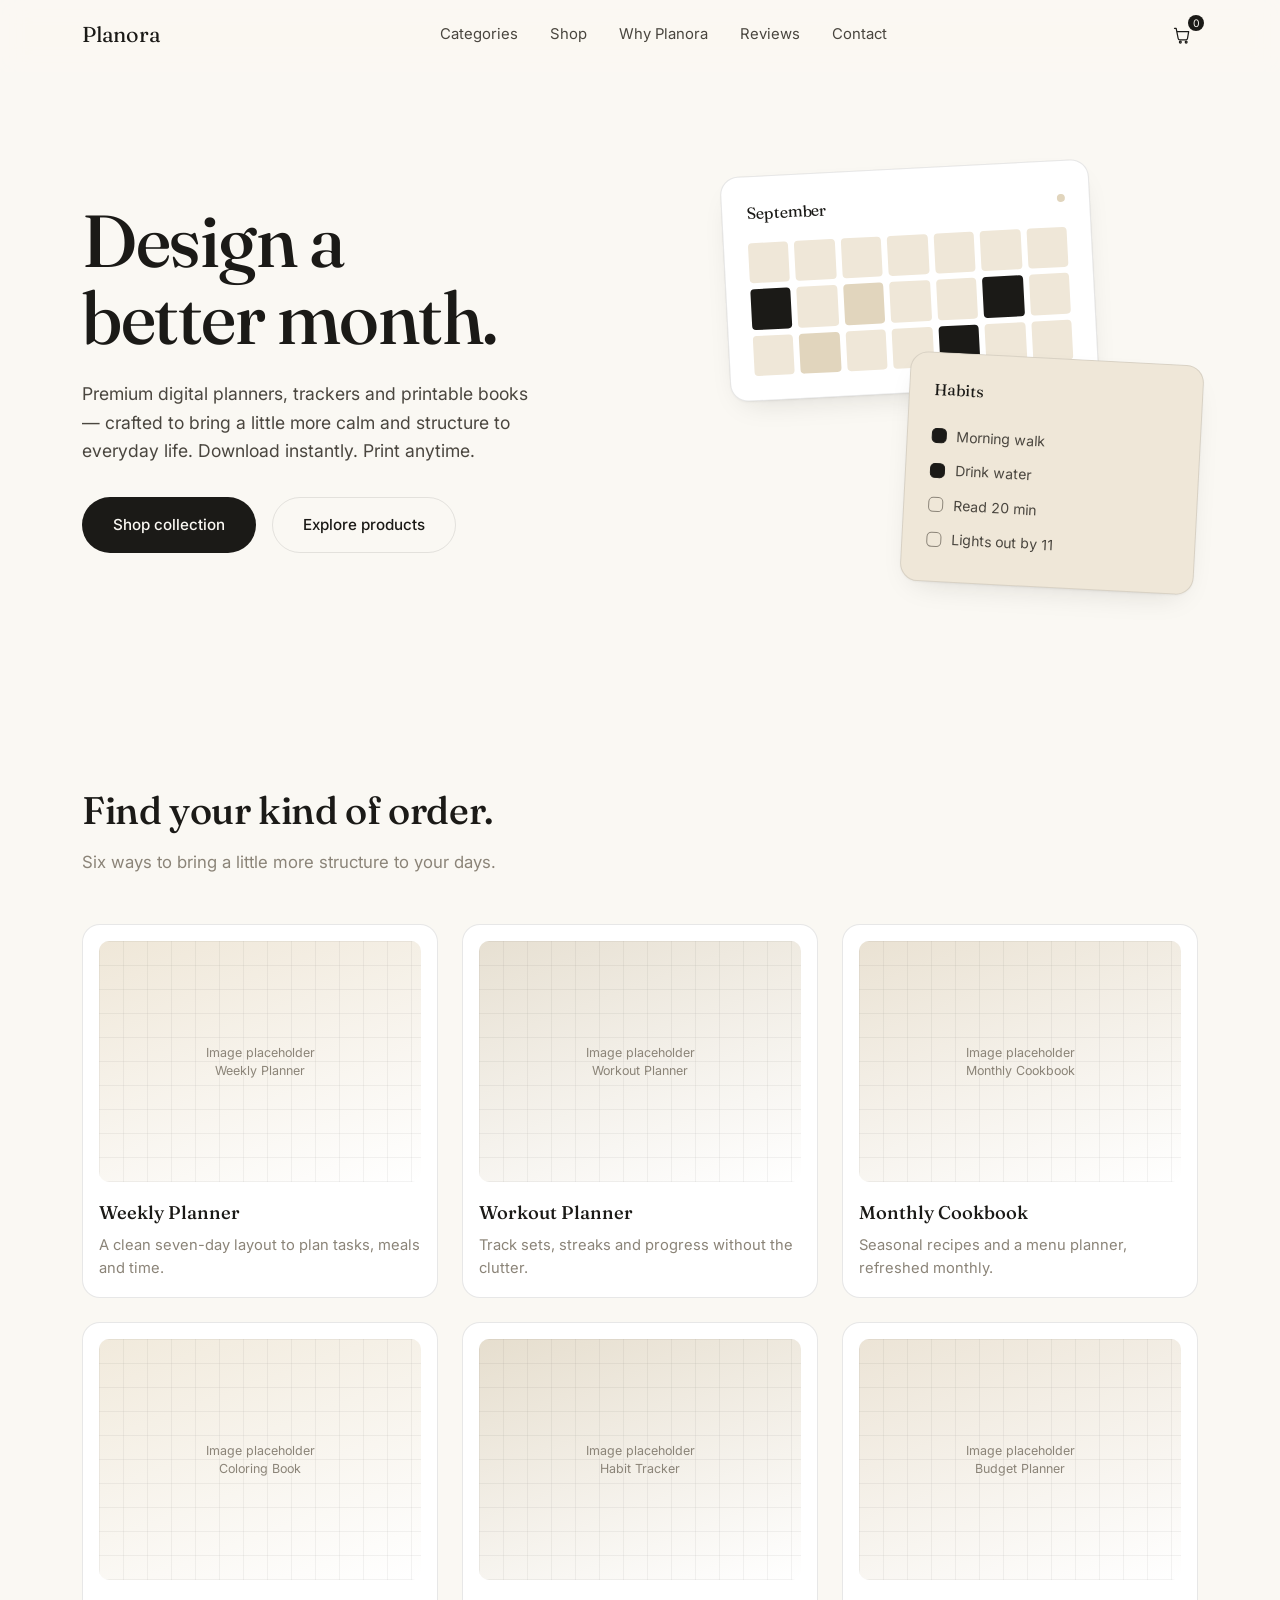
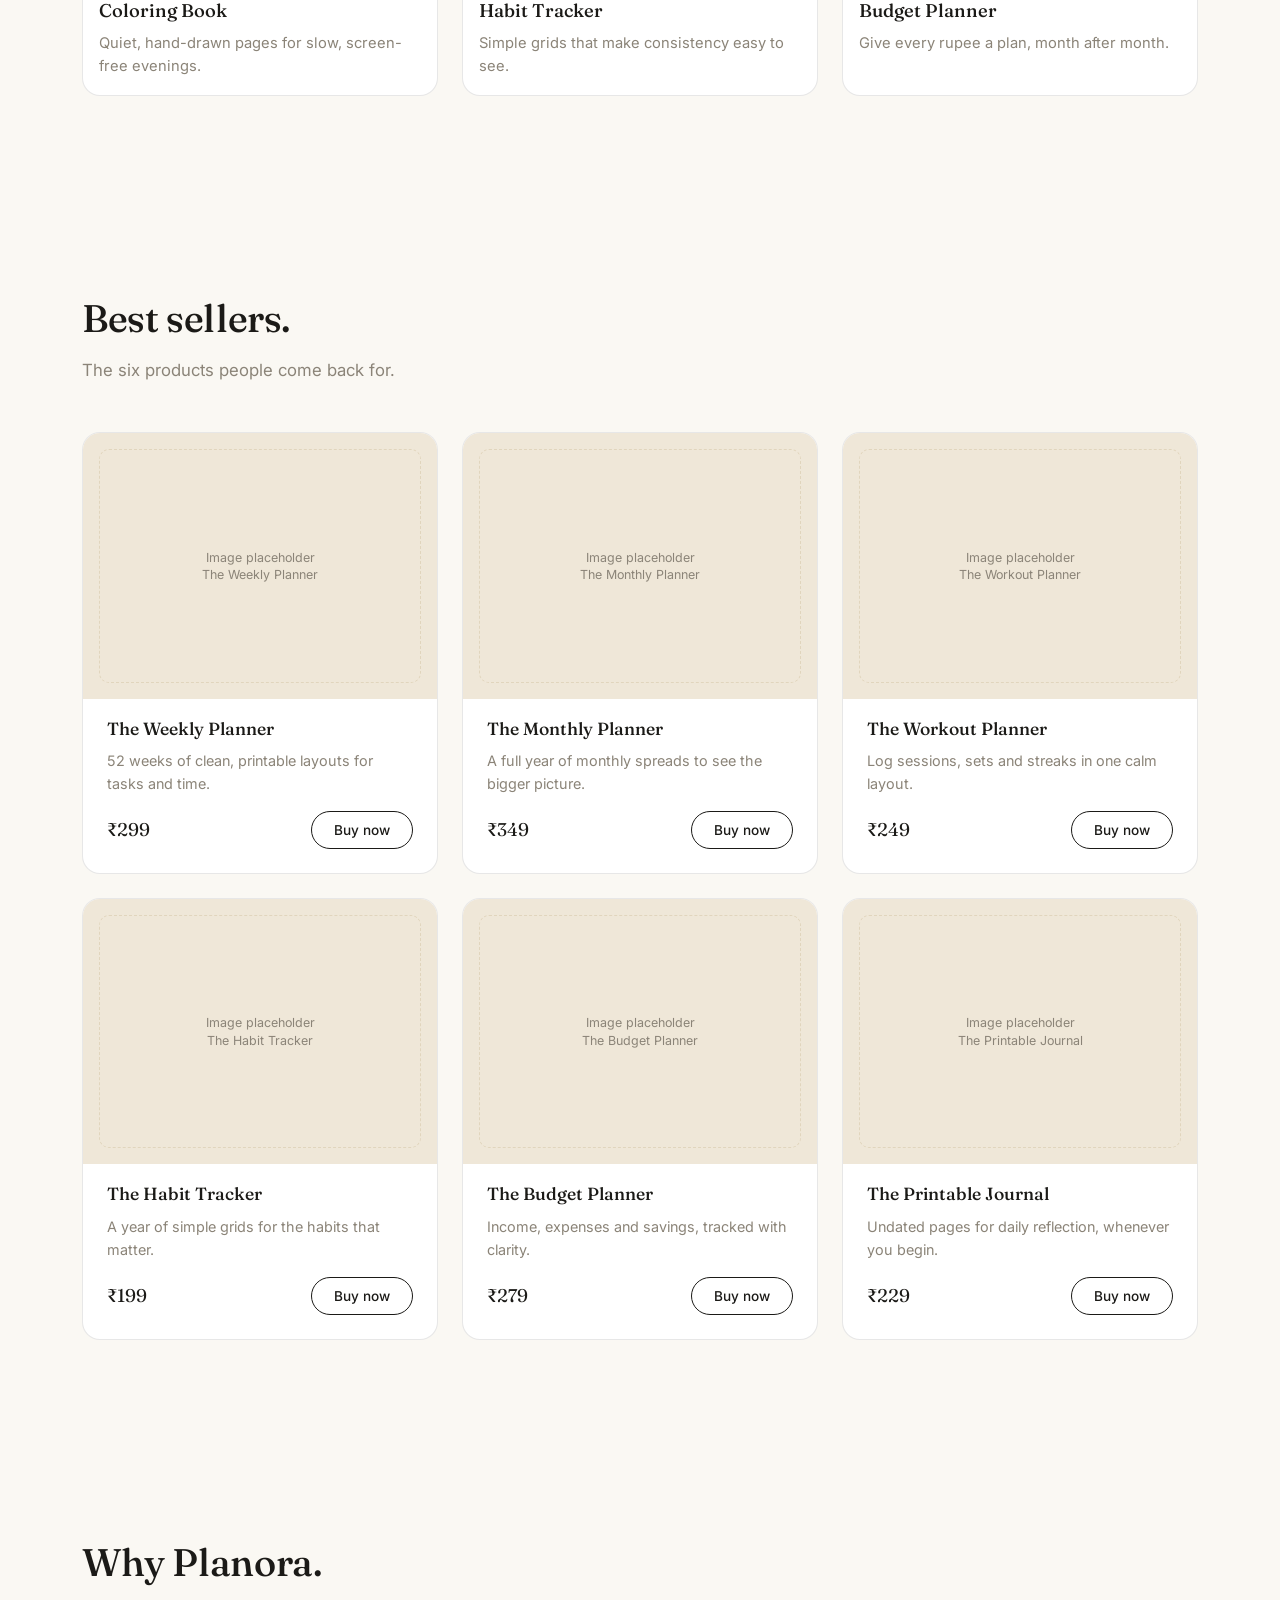
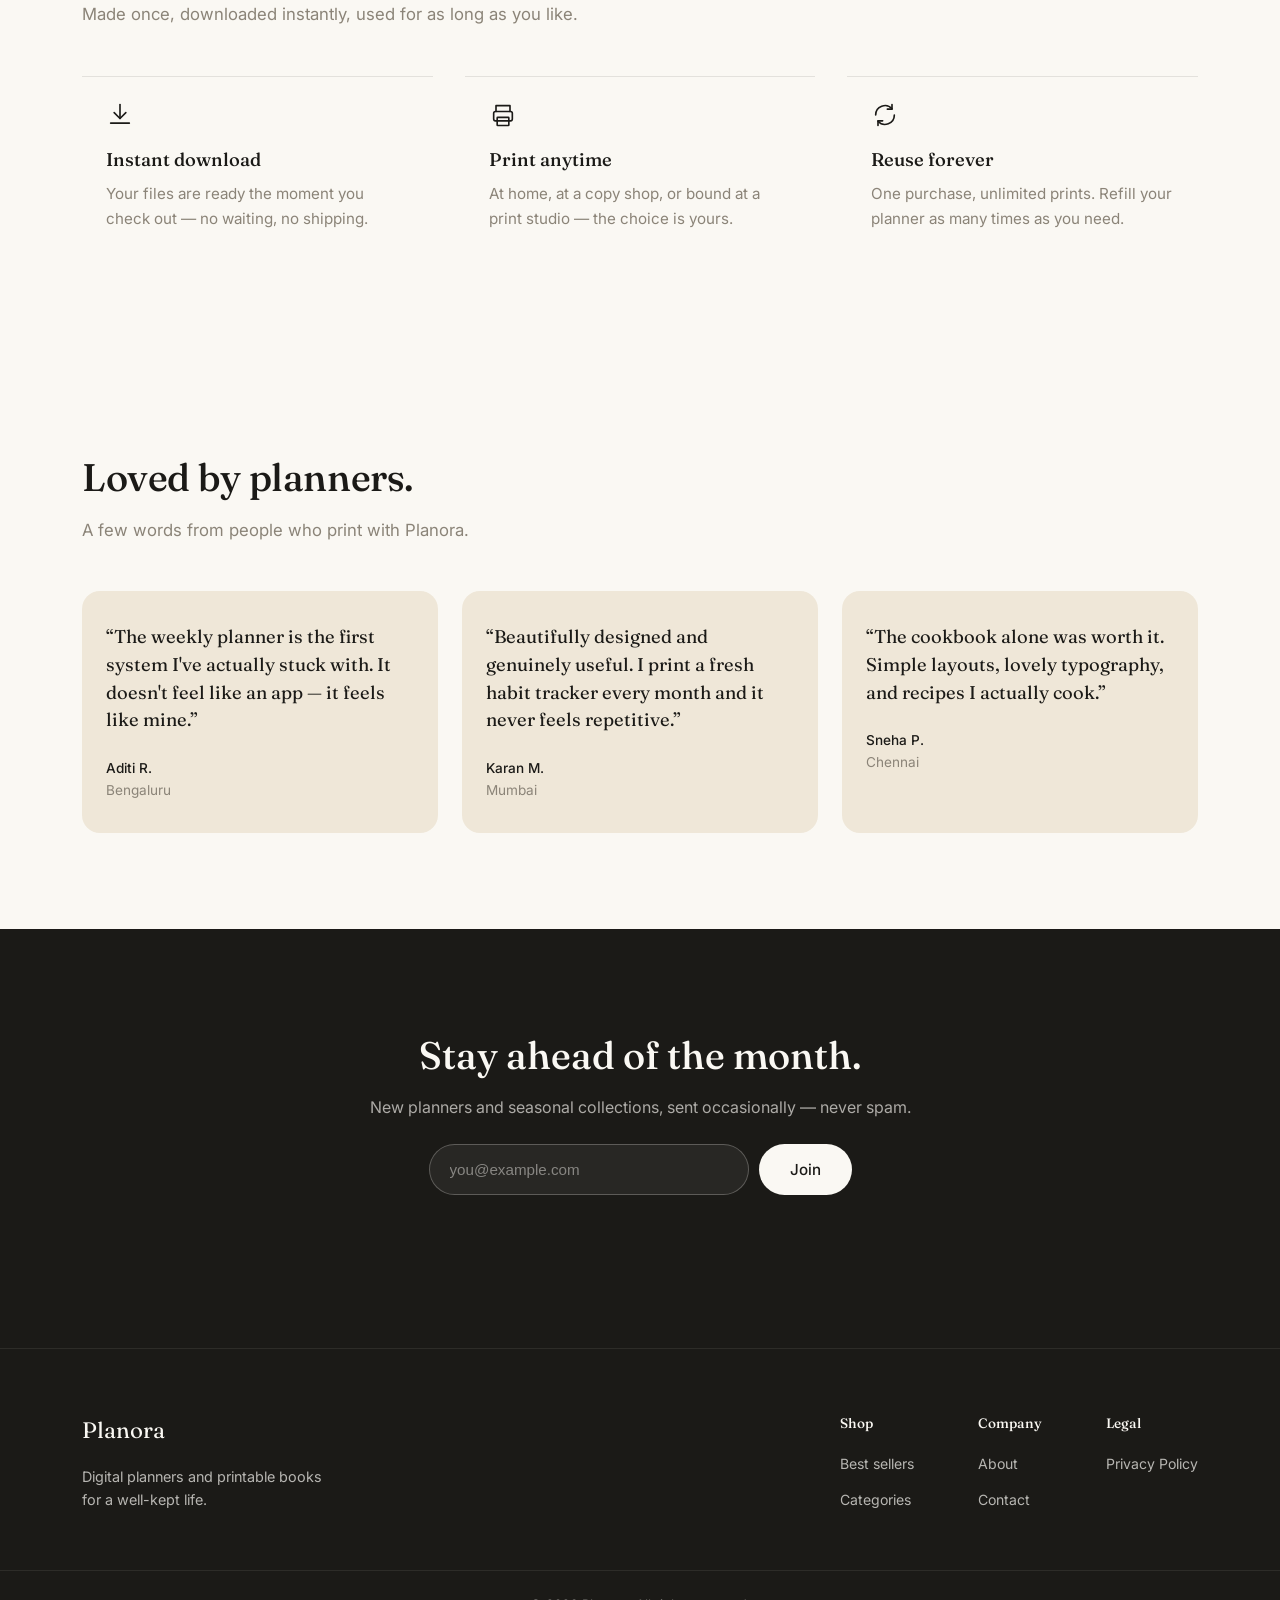
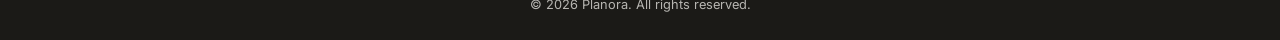
<file: index.html.html>
<!DOCTYPE html>
<html lang="en">
<head>
  <meta charset="UTF-8">
  <meta name="viewport" content="width=device-width, initial-scale=1.0">
  <title>Planora — Design a better month.</title>
  <meta name="description" content="Planora is a digital publishing studio designing premium planners, trackers and printable books for a calmer, better-kept life.">

  <!-- Google Fonts: Fraunces (display serif) + Inter (body/UI). Falls back to system fonts if offline. -->
  <link rel="preconnect" href="https://fonts.googleapis.com">
  <link rel="preconnect" href="https://fonts.gstatic.com" crossorigin>
  <link href="https://fonts.googleapis.com/css2?family=Fraunces:opsz,wght@9..144,400;9..144,500;9..144,600&family=Inter:wght@400;500;600&display=swap" rel="stylesheet">

  <link rel="stylesheet" href="style.css">
</head>
<body>

  <a class="skip-link" href="#main">Skip to content</a>

  <!-- ============ HEADER / STICKY NAV ============ -->
  <header class="site-header" id="siteHeader">
    <div class="nav-wrap">
      <a href="#hero" class="logo" data-scroll>Planora</a>

      <nav class="nav-links" id="navLinks">
        <a href="#categories" data-scroll>Categories</a>
        <a href="#bestsellers" data-scroll>Shop</a>
        <a href="#why" data-scroll>Why Planora</a>
        <a href="#reviews" data-scroll>Reviews</a>
        <a href="#newsletter" data-scroll>Contact</a>
      </nav>

      <div class="nav-actions">
        <button class="cart-btn" id="cartBtn" aria-label="View cart">
          <svg width="20" height="20" viewBox="0 0 24 24" fill="none" stroke="currentColor" stroke-width="1.5">
            <path d="M3 4h2l2.4 12.2a2 2 0 0 0 2 1.6h7.2a2 2 0 0 0 2-1.6L20 8H6.2" stroke-linecap="round" stroke-linejoin="round"/>
            <circle cx="10" cy="20.5" r="1.1"/>
            <circle cx="17" cy="20.5" r="1.1"/>
          </svg>
          <span class="cart-count" id="cartCount">0</span>
        </button>

        <button class="menu-toggle" id="menuToggle" aria-label="Open menu" aria-expanded="false" aria-controls="navLinks">
          <span></span><span></span><span></span>
        </button>
      </div>
    </div>
  </header>

  <main id="main">

    <!-- ============ HERO ============ -->
    <section class="hero" id="hero">
      <div class="hero-inner">
        <div class="hero-copy reveal">
          <h1 class="hero-title">Design a<br>better month.</h1>
          <p class="hero-subtitle">
            Premium digital planners, trackers and printable books —
            crafted to bring a little more calm and structure to
            everyday life. Download instantly. Print anytime.
          </p>
          <div class="hero-actions">
            <a href="#bestsellers" class="btn btn-primary" data-scroll>Shop collection</a>
            <a href="#categories" class="btn btn-secondary" data-scroll>Explore products</a>
          </div>
        </div>

        <!-- Hero visual: a built, not photographed, planner mockup -->
        <div class="hero-visual reveal">
          <div class="mock-card mock-calendar" aria-hidden="true">
            <div class="mock-card-head">
              <span>September</span>
              <span class="mock-dot"></span>
            </div>
            <div class="mock-grid">
              <span></span><span></span><span></span><span></span><span></span><span></span><span></span>
              <span class="filled"></span><span></span><span class="filled soft"></span><span></span><span></span><span class="filled"></span><span></span>
              <span></span><span class="filled soft"></span><span></span><span></span><span class="filled"></span><span></span><span></span>
            </div>
          </div>
          <div class="mock-card mock-checklist" aria-hidden="true">
            <div class="mock-card-head">
              <span>Habits</span>
            </div>
            <ul class="mock-list">
              <li><span class="mock-check checked"></span>Morning walk</li>
              <li><span class="mock-check checked"></span>Drink water</li>
              <li><span class="mock-check"></span>Read 20 min</li>
              <li><span class="mock-check"></span>Lights out by 11</li>
            </ul>
          </div>
        </div>
      </div>
    </section>

    <!-- ============ FEATURED CATEGORIES ============ -->
    <section class="categories" id="categories">
      <div class="section-head reveal">
        <h2>Find your kind of order.</h2>
        <p>Six ways to bring a little more structure to your days.</p>
      </div>

      <div class="category-grid">

        <article class="category-card reveal">
          <div class="category-image" style="--tint:#EFE7D8;">
            <span class="placeholder-label">Image placeholder<br>Weekly Planner</span>
          </div>
          <h3>Weekly Planner</h3>
          <p>A clean seven-day layout to plan tasks, meals and time.</p>
        </article>

        <article class="category-card reveal">
          <div class="category-image" style="--tint:#E7E0D2;">
            <span class="placeholder-label">Image placeholder<br>Workout Planner</span>
          </div>
          <h3>Workout Planner</h3>
          <p>Track sets, streaks and progress without the clutter.</p>
        </article>

        <article class="category-card reveal">
          <div class="category-image" style="--tint:#EAE2D3;">
            <span class="placeholder-label">Image placeholder<br>Monthly Cookbook</span>
          </div>
          <h3>Monthly Cookbook</h3>
          <p>Seasonal recipes and a menu planner, refreshed monthly.</p>
        </article>

        <article class="category-card reveal">
          <div class="category-image" style="--tint:#F1EADC;">
            <span class="placeholder-label">Image placeholder<br>Coloring Book</span>
          </div>
          <h3>Coloring Book</h3>
          <p>Quiet, hand-drawn pages for slow, screen-free evenings.</p>
        </article>

        <article class="category-card reveal">
          <div class="category-image" style="--tint:#E6DECE;">
            <span class="placeholder-label">Image placeholder<br>Habit Tracker</span>
          </div>
          <h3>Habit Tracker</h3>
          <p>Simple grids that make consistency easy to see.</p>
        </article>

        <article class="category-card reveal">
          <div class="category-image" style="--tint:#ECE4D6;">
            <span class="placeholder-label">Image placeholder<br>Budget Planner</span>
          </div>
          <h3>Budget Planner</h3>
          <p>Give every rupee a plan, month after month.</p>
        </article>

      </div>
    </section>

    <!-- ============ BEST SELLERS ============ -->
    <section class="bestsellers" id="bestsellers">
      <div class="section-head reveal">
        <h2>Best sellers.</h2>
        <p>The six products people come back for.</p>
      </div>

      <div class="product-grid">

        <article class="product-card reveal" data-product="The Weekly Planner" data-price="₹299">
          <div class="product-image">
            <span class="placeholder-label">Image placeholder<br>The Weekly Planner</span>
          </div>
          <div class="product-body">
            <h3>The Weekly Planner</h3>
            <p>52 weeks of clean, printable layouts for tasks and time.</p>
            <div class="product-foot">
              <span class="price">₹299</span>
              <button class="btn btn-buy" data-buy>Buy now</button>
            </div>
          </div>
        </article>

        <article class="product-card reveal" data-product="The Monthly Planner" data-price="₹349">
          <div class="product-image">
            <span class="placeholder-label">Image placeholder<br>The Monthly Planner</span>
          </div>
          <div class="product-body">
            <h3>The Monthly Planner</h3>
            <p>A full year of monthly spreads to see the bigger picture.</p>
            <div class="product-foot">
              <span class="price">₹349</span>
              <button class="btn btn-buy" data-buy>Buy now</button>
            </div>
          </div>
        </article>

        <article class="product-card reveal" data-product="The Workout Planner" data-price="₹249">
          <div class="product-image">
            <span class="placeholder-label">Image placeholder<br>The Workout Planner</span>
          </div>
          <div class="product-body">
            <h3>The Workout Planner</h3>
            <p>Log sessions, sets and streaks in one calm layout.</p>
            <div class="product-foot">
              <span class="price">₹249</span>
              <button class="btn btn-buy" data-buy>Buy now</button>
            </div>
          </div>
        </article>

        <article class="product-card reveal" data-product="The Habit Tracker" data-price="₹199">
          <div class="product-image">
            <span class="placeholder-label">Image placeholder<br>The Habit Tracker</span>
          </div>
          <div class="product-body">
            <h3>The Habit Tracker</h3>
            <p>A year of simple grids for the habits that matter.</p>
            <div class="product-foot">
              <span class="price">₹199</span>
              <button class="btn btn-buy" data-buy>Buy now</button>
            </div>
          </div>
        </article>

        <article class="product-card reveal" data-product="The Budget Planner" data-price="₹279">
          <div class="product-image">
            <span class="placeholder-label">Image placeholder<br>The Budget Planner</span>
          </div>
          <div class="product-body">
            <h3>The Budget Planner</h3>
            <p>Income, expenses and savings, tracked with clarity.</p>
            <div class="product-foot">
              <span class="price">₹279</span>
              <button class="btn btn-buy" data-buy>Buy now</button>
            </div>
          </div>
        </article>

        <article class="product-card reveal" data-product="The Printable Journal" data-price="₹229">
          <div class="product-image">
            <span class="placeholder-label">Image placeholder<br>The Printable Journal</span>
          </div>
          <div class="product-body">
            <h3>The Printable Journal</h3>
            <p>Undated pages for daily reflection, whenever you begin.</p>
            <div class="product-foot">
              <span class="price">₹229</span>
              <button class="btn btn-buy" data-buy>Buy now</button>
            </div>
          </div>
        </article>

      </div>
    </section>

    <!-- ============ WHY PLANORA ============ -->
    <section class="why" id="why">
      <div class="section-head reveal">
        <h2>Why Planora.</h2>
        <p>Made once, downloaded instantly, used for as long as you like.</p>
      </div>

      <div class="why-grid">

        <div class="why-item reveal">
          <span class="why-icon">
            <svg width="28" height="28" viewBox="0 0 24 24" fill="none" stroke="currentColor" stroke-width="1.4">
              <path d="M12 3v12" stroke-linecap="round"/>
              <path d="M7 10l5 5 5-5" stroke-linecap="round" stroke-linejoin="round"/>
              <path d="M4 19h16" stroke-linecap="round"/>
            </svg>
          </span>
          <h3>Instant download</h3>
          <p>Your files are ready the moment you check out — no waiting, no shipping.</p>
        </div>

        <div class="why-item reveal">
          <span class="why-icon">
            <svg width="28" height="28" viewBox="0 0 24 24" fill="none" stroke="currentColor" stroke-width="1.4">
              <path d="M6 9V4h12v5" stroke-linecap="round" stroke-linejoin="round"/>
              <rect x="4" y="9" width="16" height="8" rx="1.5"/>
              <rect x="7" y="14" width="10" height="7" rx="0.5"/>
            </svg>
          </span>
          <h3>Print anytime</h3>
          <p>At home, at a copy shop, or bound at a print studio — the choice is yours.</p>
        </div>

        <div class="why-item reveal">
          <span class="why-icon">
            <svg width="28" height="28" viewBox="0 0 24 24" fill="none" stroke="currentColor" stroke-width="1.4">
              <path d="M4 12a8 8 0 0 1 14-5.3M20 12a8 8 0 0 1-14 5.3" stroke-linecap="round"/>
              <path d="M18 3v4h-4M6 21v-4h4" stroke-linecap="round" stroke-linejoin="round"/>
            </svg>
          </span>
          <h3>Reuse forever</h3>
          <p>One purchase, unlimited prints. Refill your planner as many times as you need.</p>
        </div>

      </div>
    </section>

    <!-- ============ TESTIMONIALS ============ -->
    <section class="testimonials" id="reviews">
      <div class="section-head reveal">
        <h2>Loved by planners.</h2>
        <p>A few words from people who print with Planora.</p>
      </div>

      <div class="testimonial-grid">

        <blockquote class="testimonial-card reveal">
          <p>“The weekly planner is the first system I've actually stuck with. It doesn't feel like an app — it feels like mine.”</p>
          <footer><span class="t-name">Aditi R.</span><span class="t-role">Bengaluru</span></footer>
        </blockquote>

        <blockquote class="testimonial-card reveal">
          <p>“Beautifully designed and genuinely useful. I print a fresh habit tracker every month and it never feels repetitive.”</p>
          <footer><span class="t-name">Karan M.</span><span class="t-role">Mumbai</span></footer>
        </blockquote>

        <blockquote class="testimonial-card reveal">
          <p>“The cookbook alone was worth it. Simple layouts, lovely typography, and recipes I actually cook.”</p>
          <footer><span class="t-name">Sneha P.</span><span class="t-role">Chennai</span></footer>
        </blockquote>

      </div>
    </section>

    <!-- ============ NEWSLETTER ============ -->
    <section class="newsletter" id="newsletter">
      <div class="newsletter-inner reveal">
        <h2>Stay ahead of the month.</h2>
        <p>New planners and seasonal collections, sent occasionally — never spam.</p>

        <form class="newsletter-form" id="newsletterForm" novalidate>
          <input
            type="email"
            id="newsletterEmail"
            class="newsletter-input"
            placeholder="you@example.com"
            aria-label="Email address"
            required>
          <button type="submit" class="btn btn-primary">Join</button>
        </form>
        <p class="form-message" id="formMessage" role="status" aria-live="polite"></p>
      </div>
    </section>

  </main>

  <!-- ============ FOOTER ============ -->
  <footer class="site-footer">
    <div class="footer-inner">
      <div class="footer-brand">
        <p class="footer-logo">Planora</p>
        <p class="footer-tagline">Digital planners and printable books for a well-kept life.</p>
      </div>

      <div class="footer-links">
        <div class="footer-col">
          <h4>Shop</h4>
          <ul>
            <li><a href="#bestsellers" data-scroll>Best sellers</a></li>
            <li><a href="#categories" data-scroll>Categories</a></li>
          </ul>
        </div>
        <div class="footer-col">
          <h4>Company</h4>
          <ul>
            <li><a href="#why" data-scroll>About</a></li>
            <li><a href="#newsletter" data-scroll>Contact</a></li>
          </ul>
        </div>
        <div class="footer-col">
          <h4>Legal</h4>
          <ul>
            <li><a href="#">Privacy Policy</a></li>
          </ul>
        </div>
      </div>
    </div>
    <div class="footer-bottom">
      <p>© 2026 Planora. All rights reserved.</p>
    </div>
  </footer>

  <!-- Toast for cart feedback -->
  <div class="toast" id="toast"></div>

  <script src="script.js"></script>
</body>
</html>
</file>
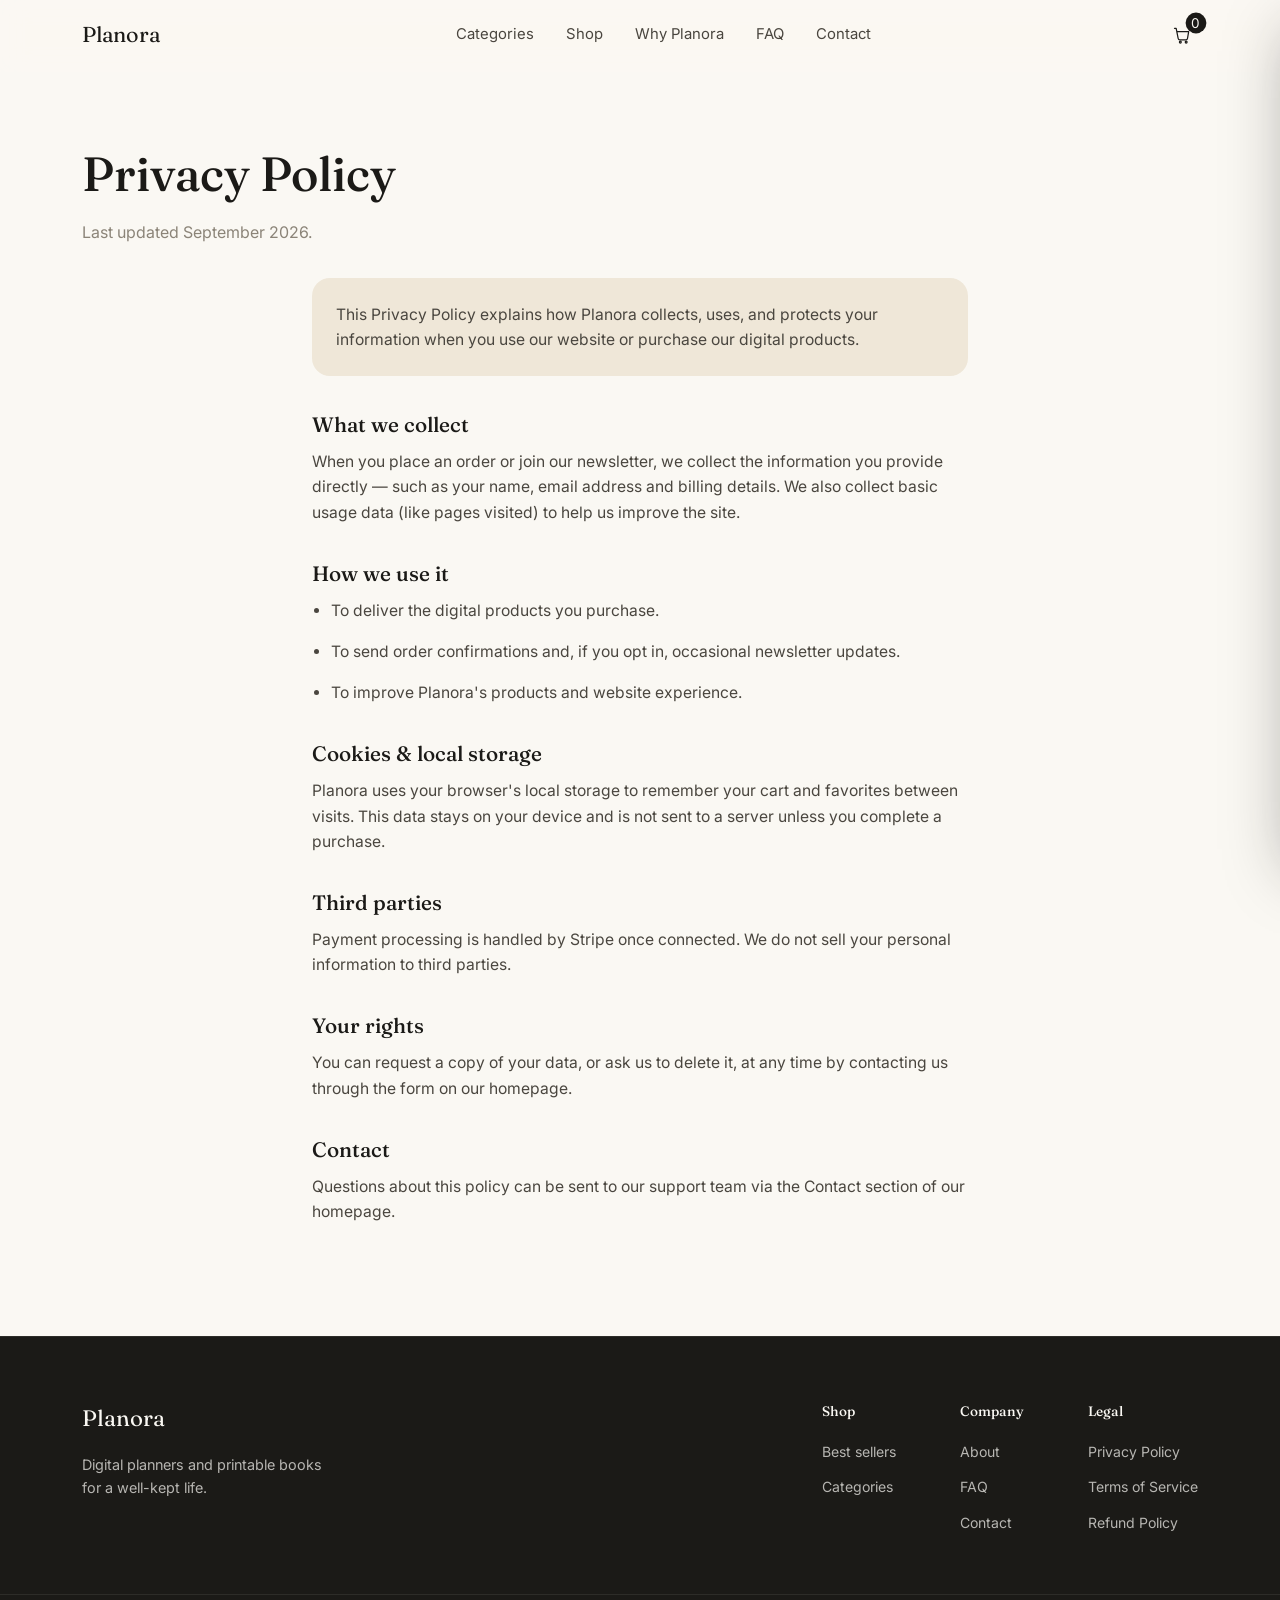
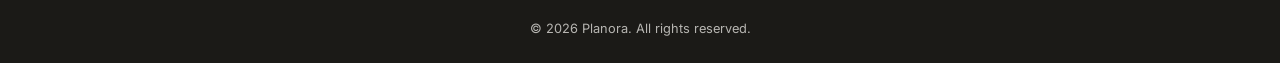
<file: privacy-policy.html>
<!DOCTYPE html>
<html lang="en">
<head>
  <meta charset="UTF-8">
  <meta name="viewport" content="width=device-width, initial-scale=1.0">
  <title>Privacy Policy — Planora</title>
  <meta name="description" content="How Planora collects, uses and protects your information.">
  <link rel="preconnect" href="https://fonts.googleapis.com">
  <link rel="preconnect" href="https://fonts.gstatic.com" crossorigin>
  <link href="https://fonts.googleapis.com/css2?family=Fraunces:opsz,wght@9..144,400;9..144,500;9..144,600&family=Inter:wght@400;500;600&display=swap" rel="stylesheet">
  <link rel="stylesheet" href="style.css">
</head>
<body>
  <a class="skip-link" href="#main">Skip to content</a>

  <header class="site-header" id="siteHeader">
    <div class="nav-wrap">
      <a href="index.html" class="logo">Planora</a>
      <nav class="nav-links" id="navLinks">
        <a href="index.html#categories">Categories</a>
        <a href="index.html#bestsellers">Shop</a>
        <a href="index.html#why">Why Planora</a>
        <a href="index.html#faq">FAQ</a>
        <a href="index.html#contact">Contact</a>
      </nav>
      <div class="nav-actions">
        <button class="cart-btn" id="cartBtn" aria-label="Open cart" aria-haspopup="true" aria-expanded="false">
          <svg width="20" height="20" viewBox="0 0 24 24" fill="none" stroke="currentColor" stroke-width="1.5">
            <path d="M3 4h2l2.4 12.2a2 2 0 0 0 2 1.6h7.2a2 2 0 0 0 2-1.6L20 8H6.2" stroke-linecap="round" stroke-linejoin="round"/>
            <circle cx="10" cy="20.5" r="1.1"/><circle cx="17" cy="20.5" r="1.1"/>
          </svg>
          <span class="cart-count" id="cartCount">0</span>
        </button>
        <button class="menu-toggle" id="menuToggle" aria-label="Open menu" aria-expanded="false" aria-controls="navLinks">
          <span></span><span></span><span></span>
        </button>
      </div>
    </div>
  </header>

  <main id="main">
    <div class="page-hero">
      <h1>Privacy Policy</h1>
      <p>Last updated September 2026.</p>
    </div>

    <div class="legal-content">
      <p class="legal-note">This Privacy Policy explains how Planora collects, uses, and protects your information when you use our website or purchase our digital products.</p>

      <h2>What we collect</h2>
      <p>When you place an order or join our newsletter, we collect the information you provide directly — such as your name, email address and billing details. We also collect basic usage data (like pages visited) to help us improve the site.</p>

      <h2>How we use it</h2>
      <ul>
        <li>To deliver the digital products you purchase.</li>
        <li>To send order confirmations and, if you opt in, occasional newsletter updates.</li>
        <li>To improve Planora's products and website experience.</li>
      </ul>

      <h2>Cookies &amp; local storage</h2>
      <p>Planora uses your browser's local storage to remember your cart and favorites between visits. This data stays on your device and is not sent to a server unless you complete a purchase.</p>

      <h2>Third parties</h2>
      <p>Payment processing is handled by Stripe once connected. We do not sell your personal information to third parties.</p>

      <h2>Your rights</h2>
      <p>You can request a copy of your data, or ask us to delete it, at any time by contacting us through the form on our homepage.</p>

      <h2>Contact</h2>
      <p>Questions about this policy can be sent to our support team via the <a href="index.html#contact">Contact section</a> of our homepage.</p>
    </div>
  </main>

  <footer class="site-footer">
    <div class="footer-inner">
      <div class="footer-brand">
        <p class="footer-logo">Planora</p>
        <p class="footer-tagline">Digital planners and printable books for a well-kept life.</p>
      </div>
      <div class="footer-links">
        <div class="footer-col">
          <h4>Shop</h4>
          <ul><li><a href="index.html#bestsellers">Best sellers</a></li><li><a href="index.html#categories">Categories</a></li></ul>
        </div>
        <div class="footer-col">
          <h4>Company</h4>
          <ul><li><a href="index.html#why">About</a></li><li><a href="index.html#faq">FAQ</a></li><li><a href="index.html#contact">Contact</a></li></ul>
        </div>
        <div class="footer-col">
          <h4>Legal</h4>
          <ul><li><a href="privacy-policy.html">Privacy Policy</a></li><li><a href="terms.html">Terms of Service</a></li><li><a href="refund-policy.html">Refund Policy</a></li></ul>
        </div>
      </div>
    </div>
    <div class="footer-bottom"><p>© 2026 Planora. All rights reserved.</p></div>
  </footer>

  <div class="drawer-overlay" id="cartOverlay"></div>
  <aside class="cart-drawer" id="cartDrawer" aria-hidden="true" aria-label="Shopping cart">
    <div class="cart-drawer-head">
      <h3>Your cart</h3>
      <button class="drawer-close" id="cartClose" aria-label="Close cart">
        <svg width="18" height="18" viewBox="0 0 24 24" fill="none" stroke="currentColor" stroke-width="1.6"><path d="M5 5l14 14M19 5L5 19" stroke-linecap="round"/></svg>
      </button>
    </div>
    <div class="cart-items" id="cartItems"></div>
    <p class="cart-empty" id="cartEmpty">Your cart is empty. Explore the collection and add something you'll love.</p>
    <div class="cart-drawer-foot">
      <div class="cart-subtotal"><span>Subtotal</span><span id="cartSubtotal">₹0</span></div>
      <a href="checkout.html" class="btn btn-primary cart-checkout-btn" id="cartCheckoutBtn">Checkout</a>
      <p class="cart-note">Taxes and download links calculated at checkout.</p>
    </div>
  </aside>

  <div class="toast" id="toast"></div>
  <script src="script.js"></script>
</body>
</html>
</file>
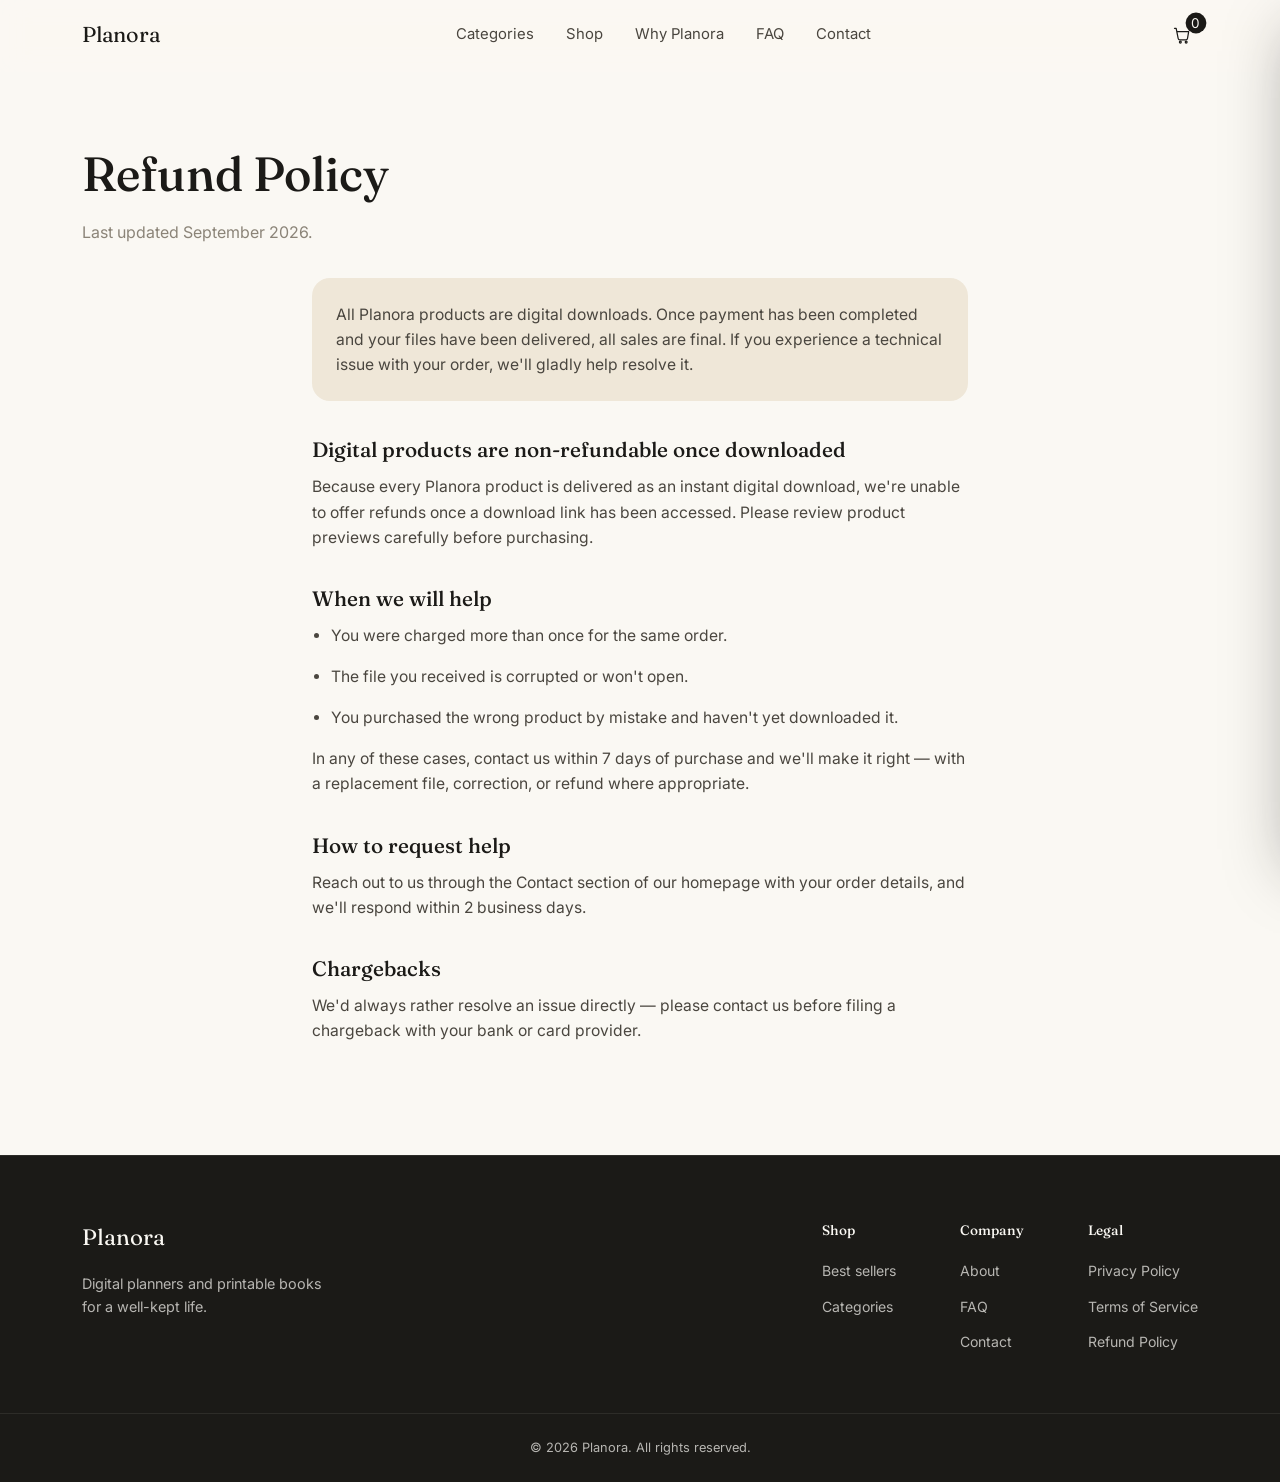
<file: refund-policy.html>
<!DOCTYPE html>
<html lang="en">
<head>
  <meta charset="UTF-8">
  <meta name="viewport" content="width=device-width, initial-scale=1.0">
  <title>Refund Policy — Planora</title>
  <meta name="description" content="Planora's refund policy for digital downloads.">
  <link rel="preconnect" href="https://fonts.googleapis.com">
  <link rel="preconnect" href="https://fonts.gstatic.com" crossorigin>
  <link href="https://fonts.googleapis.com/css2?family=Fraunces:opsz,wght@9..144,400;9..144,500;9..144,600&family=Inter:wght@400;500;600&display=swap" rel="stylesheet">
  <link rel="stylesheet" href="style.css">
</head>
<body>
  <a class="skip-link" href="#main">Skip to content</a>

  <header class="site-header" id="siteHeader">
    <div class="nav-wrap">
      <a href="index.html" class="logo">Planora</a>
      <nav class="nav-links" id="navLinks">
        <a href="index.html#categories">Categories</a>
        <a href="index.html#bestsellers">Shop</a>
        <a href="index.html#why">Why Planora</a>
        <a href="index.html#faq">FAQ</a>
        <a href="index.html#contact">Contact</a>
      </nav>
      <div class="nav-actions">
        <button class="cart-btn" id="cartBtn" aria-label="Open cart" aria-haspopup="true" aria-expanded="false">
          <svg width="20" height="20" viewBox="0 0 24 24" fill="none" stroke="currentColor" stroke-width="1.5">
            <path d="M3 4h2l2.4 12.2a2 2 0 0 0 2 1.6h7.2a2 2 0 0 0 2-1.6L20 8H6.2" stroke-linecap="round" stroke-linejoin="round"/>
            <circle cx="10" cy="20.5" r="1.1"/><circle cx="17" cy="20.5" r="1.1"/>
          </svg>
          <span class="cart-count" id="cartCount">0</span>
        </button>
        <button class="menu-toggle" id="menuToggle" aria-label="Open menu" aria-expanded="false" aria-controls="navLinks">
          <span></span><span></span><span></span>
        </button>
      </div>
    </div>
  </header>

  <main id="main">
    <div class="page-hero">
      <h1>Refund Policy</h1>
      <p>Last updated September 2026.</p>
    </div>

    <div class="legal-content">
      <p class="legal-note">All Planora products are digital downloads. Once payment has been completed and your files have been delivered, all sales are final. If you experience a technical issue with your order, we'll gladly help resolve it.</p>

      <h2>Digital products are non-refundable once downloaded</h2>
      <p>Because every Planora product is delivered as an instant digital download, we're unable to offer refunds once a download link has been accessed. Please review product previews carefully before purchasing.</p>

      <h2>When we will help</h2>
      <ul>
        <li>You were charged more than once for the same order.</li>
        <li>The file you received is corrupted or won't open.</li>
        <li>You purchased the wrong product by mistake and haven't yet downloaded it.</li>
      </ul>
      <p>In any of these cases, contact us within 7 days of purchase and we'll make it right — with a replacement file, correction, or refund where appropriate.</p>

      <h2>How to request help</h2>
      <p>Reach out to us through the <a href="index.html#contact">Contact section</a> of our homepage with your order details, and we'll respond within 2 business days.</p>

      <h2>Chargebacks</h2>
      <p>We'd always rather resolve an issue directly — please contact us before filing a chargeback with your bank or card provider.</p>
    </div>
  </main>

  <footer class="site-footer">
    <div class="footer-inner">
      <div class="footer-brand">
        <p class="footer-logo">Planora</p>
        <p class="footer-tagline">Digital planners and printable books for a well-kept life.</p>
      </div>
      <div class="footer-links">
        <div class="footer-col">
          <h4>Shop</h4>
          <ul><li><a href="index.html#bestsellers">Best sellers</a></li><li><a href="index.html#categories">Categories</a></li></ul>
        </div>
        <div class="footer-col">
          <h4>Company</h4>
          <ul><li><a href="index.html#why">About</a></li><li><a href="index.html#faq">FAQ</a></li><li><a href="index.html#contact">Contact</a></li></ul>
        </div>
        <div class="footer-col">
          <h4>Legal</h4>
          <ul><li><a href="privacy-policy.html">Privacy Policy</a></li><li><a href="terms.html">Terms of Service</a></li><li><a href="refund-policy.html">Refund Policy</a></li></ul>
        </div>
      </div>
    </div>
    <div class="footer-bottom"><p>© 2026 Planora. All rights reserved.</p></div>
  </footer>

  <div class="drawer-overlay" id="cartOverlay"></div>
  <aside class="cart-drawer" id="cartDrawer" aria-hidden="true" aria-label="Shopping cart">
    <div class="cart-drawer-head">
      <h3>Your cart</h3>
      <button class="drawer-close" id="cartClose" aria-label="Close cart">
        <svg width="18" height="18" viewBox="0 0 24 24" fill="none" stroke="currentColor" stroke-width="1.6"><path d="M5 5l14 14M19 5L5 19" stroke-linecap="round"/></svg>
      </button>
    </div>
    <div class="cart-items" id="cartItems"></div>
    <p class="cart-empty" id="cartEmpty">Your cart is empty. Explore the collection and add something you'll love.</p>
    <div class="cart-drawer-foot">
      <div class="cart-subtotal"><span>Subtotal</span><span id="cartSubtotal">₹0</span></div>
      <a href="checkout.html" class="btn btn-primary cart-checkout-btn" id="cartCheckoutBtn">Checkout</a>
      <p class="cart-note">Taxes and download links calculated at checkout.</p>
    </div>
  </aside>

  <div class="toast" id="toast"></div>
  <script src="script.js"></script>
</body>
</html>
</file>
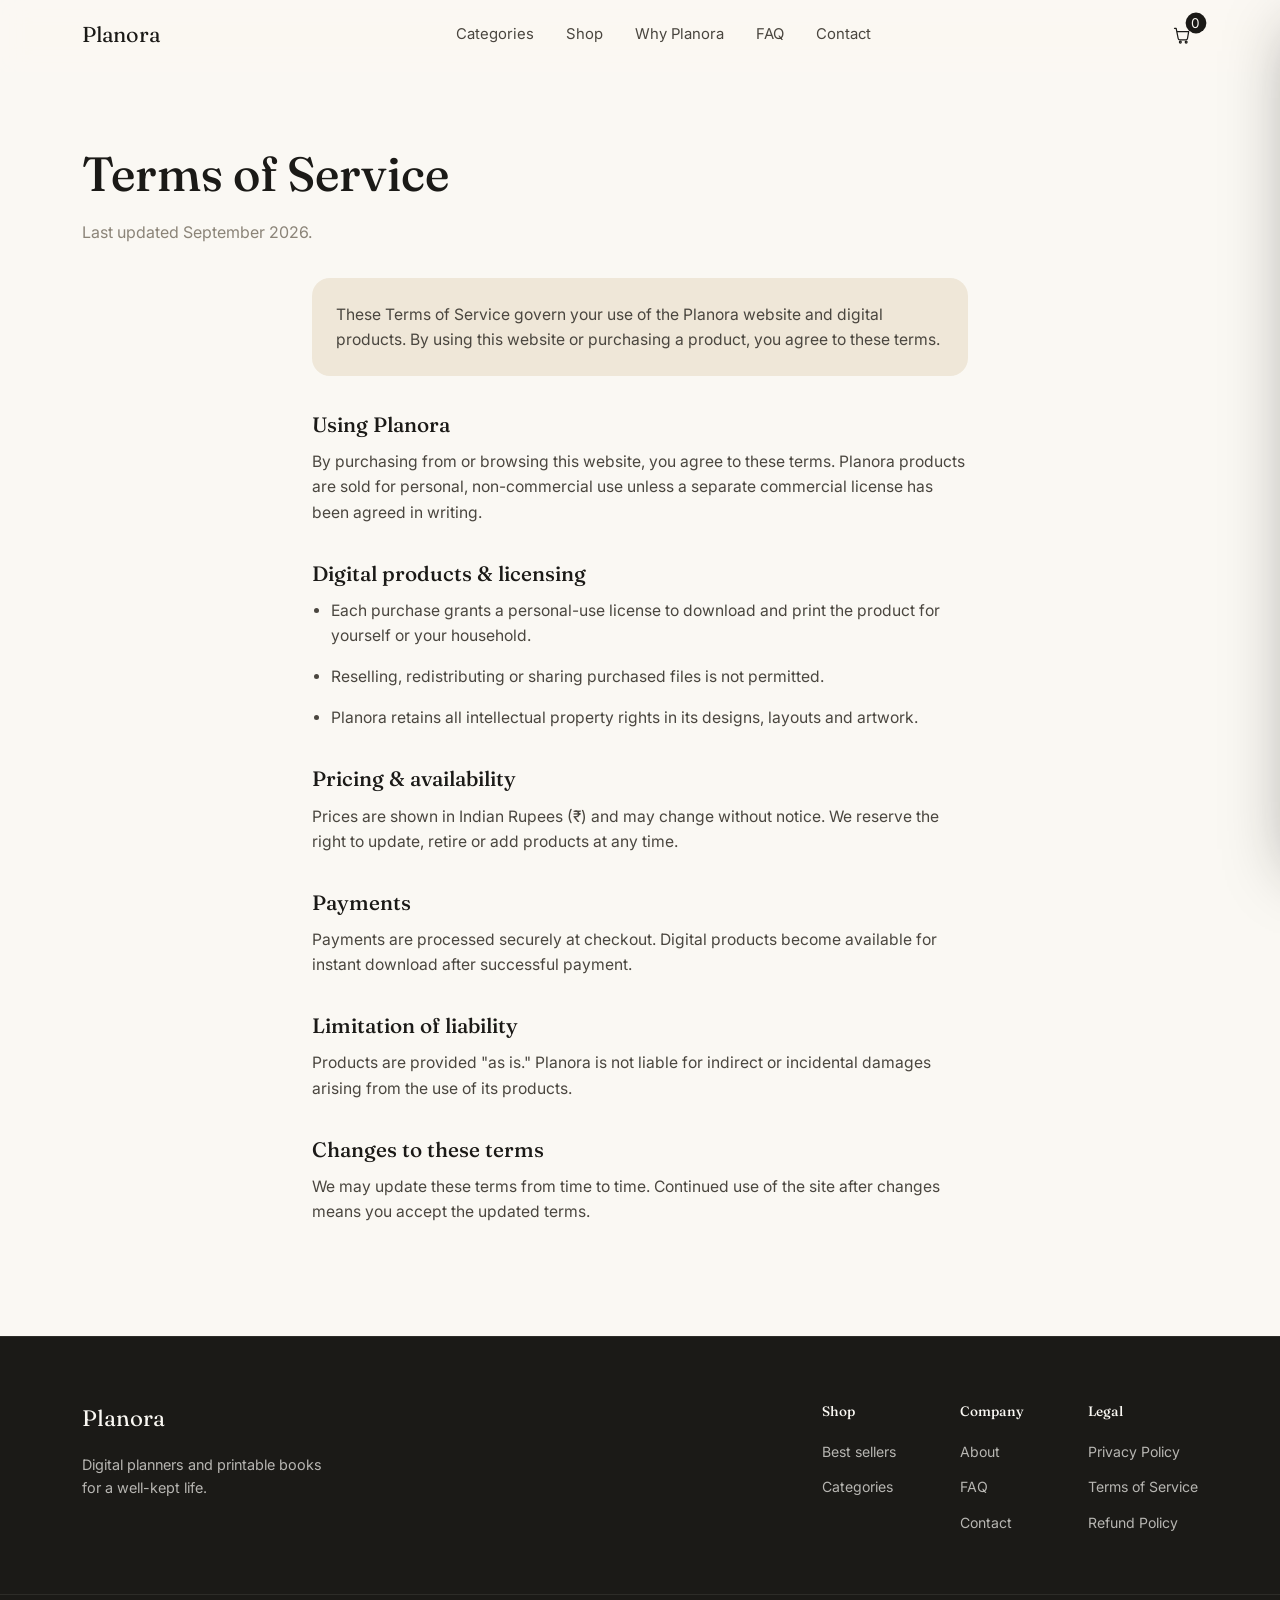
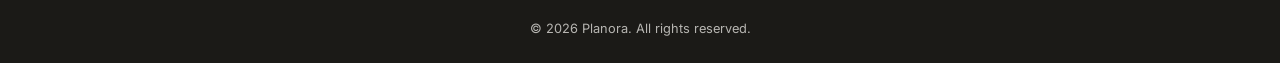
<file: terms.html>
<!DOCTYPE html>
<html lang="en">
<head>
  <meta charset="UTF-8">
  <meta name="viewport" content="width=device-width, initial-scale=1.0">
  <title>Terms of Service — Planora</title>
  <meta name="description" content="The terms that govern use of the Planora website and products.">
  <link rel="preconnect" href="https://fonts.googleapis.com">
  <link rel="preconnect" href="https://fonts.gstatic.com" crossorigin>
  <link href="https://fonts.googleapis.com/css2?family=Fraunces:opsz,wght@9..144,400;9..144,500;9..144,600&family=Inter:wght@400;500;600&display=swap" rel="stylesheet">
  <link rel="stylesheet" href="style.css">
</head>
<body>
  <a class="skip-link" href="#main">Skip to content</a>

  <header class="site-header" id="siteHeader">
    <div class="nav-wrap">
      <a href="index.html" class="logo">Planora</a>
      <nav class="nav-links" id="navLinks">
        <a href="index.html#categories">Categories</a>
        <a href="index.html#bestsellers">Shop</a>
        <a href="index.html#why">Why Planora</a>
        <a href="index.html#faq">FAQ</a>
        <a href="index.html#contact">Contact</a>
      </nav>
      <div class="nav-actions">
        <button class="cart-btn" id="cartBtn" aria-label="Open cart" aria-haspopup="true" aria-expanded="false">
          <svg width="20" height="20" viewBox="0 0 24 24" fill="none" stroke="currentColor" stroke-width="1.5">
            <path d="M3 4h2l2.4 12.2a2 2 0 0 0 2 1.6h7.2a2 2 0 0 0 2-1.6L20 8H6.2" stroke-linecap="round" stroke-linejoin="round"/>
            <circle cx="10" cy="20.5" r="1.1"/><circle cx="17" cy="20.5" r="1.1"/>
          </svg>
          <span class="cart-count" id="cartCount">0</span>
        </button>
        <button class="menu-toggle" id="menuToggle" aria-label="Open menu" aria-expanded="false" aria-controls="navLinks">
          <span></span><span></span><span></span>
        </button>
      </div>
    </div>
  </header>

  <main id="main">
    <div class="page-hero">
      <h1>Terms of Service</h1>
      <p>Last updated September 2026.</p>
    </div>

    <div class="legal-content">
      <p class="legal-note">These Terms of Service govern your use of the Planora website and digital products. By using this website or purchasing a product, you agree to these terms.</p>

      <h2>Using Planora</h2>
      <p>By purchasing from or browsing this website, you agree to these terms. Planora products are sold for personal, non-commercial use unless a separate commercial license has been agreed in writing.</p>

      <h2>Digital products &amp; licensing</h2>
      <ul>
        <li>Each purchase grants a personal-use license to download and print the product for yourself or your household.</li>
        <li>Reselling, redistributing or sharing purchased files is not permitted.</li>
        <li>Planora retains all intellectual property rights in its designs, layouts and artwork.</li>
      </ul>

      <h2>Pricing &amp; availability</h2>
      <p>Prices are shown in Indian Rupees (₹) and may change without notice. We reserve the right to update, retire or add products at any time.</p>

      <h2>Payments</h2>
      <p>Payments are processed securely at checkout. Digital products become available for instant download after successful payment.</p>

      <h2>Limitation of liability</h2>
      <p>Products are provided "as is." Planora is not liable for indirect or incidental damages arising from the use of its products.</p>

      <h2>Changes to these terms</h2>
      <p>We may update these terms from time to time. Continued use of the site after changes means you accept the updated terms.</p>
    </div>
  </main>

  <footer class="site-footer">
    <div class="footer-inner">
      <div class="footer-brand">
        <p class="footer-logo">Planora</p>
        <p class="footer-tagline">Digital planners and printable books for a well-kept life.</p>
      </div>
      <div class="footer-links">
        <div class="footer-col">
          <h4>Shop</h4>
          <ul><li><a href="index.html#bestsellers">Best sellers</a></li><li><a href="index.html#categories">Categories</a></li></ul>
        </div>
        <div class="footer-col">
          <h4>Company</h4>
          <ul><li><a href="index.html#why">About</a></li><li><a href="index.html#faq">FAQ</a></li><li><a href="index.html#contact">Contact</a></li></ul>
        </div>
        <div class="footer-col">
          <h4>Legal</h4>
          <ul><li><a href="privacy-policy.html">Privacy Policy</a></li><li><a href="terms.html">Terms of Service</a></li><li><a href="refund-policy.html">Refund Policy</a></li></ul>
        </div>
      </div>
    </div>
    <div class="footer-bottom"><p>© 2026 Planora. All rights reserved.</p></div>
  </footer>

  <div class="drawer-overlay" id="cartOverlay"></div>
  <aside class="cart-drawer" id="cartDrawer" aria-hidden="true" aria-label="Shopping cart">
    <div class="cart-drawer-head">
      <h3>Your cart</h3>
      <button class="drawer-close" id="cartClose" aria-label="Close cart">
        <svg width="18" height="18" viewBox="0 0 24 24" fill="none" stroke="currentColor" stroke-width="1.6"><path d="M5 5l14 14M19 5L5 19" stroke-linecap="round"/></svg>
      </button>
    </div>
    <div class="cart-items" id="cartItems"></div>
    <p class="cart-empty" id="cartEmpty">Your cart is empty. Explore the collection and add something you'll love.</p>
    <div class="cart-drawer-foot">
      <div class="cart-subtotal"><span>Subtotal</span><span id="cartSubtotal">₹0</span></div>
      <a href="checkout.html" class="btn btn-primary cart-checkout-btn" id="cartCheckoutBtn">Checkout</a>
      <p class="cart-note">Taxes and download links calculated at checkout.</p>
    </div>
  </aside>

  <div class="toast" id="toast"></div>
  <script src="script.js"></script>
</body>
</html>
</file>
<file: style.css>
/* =========================================================
   PLANORA — Stylesheet
   Design language: Apple x Notion x minimal Scandinavian.
   Palette: black, off-white, soft beige. Generous spacing.
   ========================================================= */

/* ---------- 1. Design tokens ---------- */
:root {
  /* Color */
  --ink: #1b1a17;        /* near-black, warm undertone */
  --ink-soft: #4a463f;   /* secondary text on light bg */
  --paper: #faf8f3;      /* off-white background */
  --sand: #efe7d8;       /* soft beige surface */
  --sand-deep: #e1d5bd;  /* deeper beige for borders/accents */
  --stone: #8b8478;      /* muted taupe, tertiary text */
  --line: rgba(27, 26, 23, 0.1);
  --white: #ffffff;

  /* Type */
  --font-display: "Fraunces", Georgia, "Times New Roman", serif;
  --font-body: "Inter", -apple-system, BlinkMacSystemFont, "Segoe UI", sans-serif;

  /* Spacing scale (8px grid) */
  --space-1: 8px;
  --space-2: 16px;
  --space-3: 24px;
  --space-4: 32px;
  --space-5: 48px;
  --space-6: 64px;
  --space-7: 96px;
  --space-8: 140px;

  /* Layout */
  --max-width: 1180px;
  --radius-sm: 10px;
  --radius-md: 18px;
  --radius-lg: 28px;
  --shadow-card: 0 1px 2px rgba(27,26,23,0.04), 0 12px 32px -16px rgba(27,26,23,0.18);
  --ease: cubic-bezier(0.22, 1, 0.36, 1);
}

/* ---------- 2. Reset ---------- */
* { box-sizing: border-box; }
html {
  scroll-behavior: smooth;
}
body {
  margin: 0;
  background: var(--paper);
  color: var(--ink);
  font-family: var(--font-body);
  font-size: 16px;
  line-height: 1.6;
  -webkit-font-smoothing: antialiased;
}
img { max-width: 100%; display: block; }
ul { list-style: none; margin: 0; padding: 0; }
a { color: inherit; text-decoration: none; }
button { font-family: inherit; cursor: pointer; }
h1, h2, h3, h4 { font-family: var(--font-display); font-weight: 500; margin: 0; }
p { margin: 0; }

.skip-link {
  position: absolute;
  left: -999px;
  top: 0;
  background: var(--ink);
  color: var(--paper);
  padding: 12px 20px;
  z-index: 999;
}
.skip-link:focus { left: 12px; top: 12px; border-radius: var(--radius-sm); }

:focus-visible {
  outline: 2px solid var(--ink);
  outline-offset: 3px;
}

/* ---------- 3. Layout helpers ---------- */
section {
  max-width: var(--max-width);
  margin: 0 auto;
  padding: var(--space-7) var(--space-4);
  scroll-margin-top: 92px;
}
.section-head {
  max-width: 560px;
  margin-bottom: var(--space-5);
}
.section-head h2 {
  font-size: clamp(1.9rem, 3vw, 2.6rem);
  letter-spacing: -0.01em;
  margin-bottom: var(--space-1);
}
.section-head p {
  color: var(--stone);
  font-size: 1.05rem;
}

/* ---------- 4. Buttons ---------- */
.btn {
  display: inline-flex;
  align-items: center;
  justify-content: center;
  gap: 8px;
  padding: 15px 30px;
  border-radius: 100px;
  font-size: 0.95rem;
  font-weight: 500;
  border: 1px solid transparent;
  transition: transform 0.35s var(--ease), background 0.3s ease, color 0.3s ease, border-color 0.3s ease;
  white-space: nowrap;
}
.btn-primary {
  background: var(--ink);
  color: var(--paper);
}
.btn-primary:hover { background: #2f2c26; transform: translateY(-2px); }
.btn-secondary {
  background: transparent;
  color: var(--ink);
  border-color: var(--line);
}
.btn-secondary:hover { border-color: var(--ink); transform: translateY(-2px); }
.btn-buy {
  background: transparent;
  color: var(--ink);
  border: 1px solid var(--ink);
  padding: 10px 22px;
  font-size: 0.85rem;
}
.btn-buy:hover { background: var(--ink); color: var(--paper); }
.btn:active { transform: translateY(0); }

/* ---------- 5. Header / Nav ---------- */
.site-header {
  position: sticky;
  top: 0;
  z-index: 100;
  background: rgba(250, 248, 243, 0.82);
  backdrop-filter: saturate(180%) blur(14px);
  -webkit-backdrop-filter: saturate(180%) blur(14px);
  border-bottom: 1px solid transparent;
  transition: border-color 0.3s ease, box-shadow 0.3s ease;
}
.site-header.scrolled {
  border-bottom-color: var(--line);
  box-shadow: 0 1px 0 rgba(27,26,23,0.02);
}
.nav-wrap {
  max-width: var(--max-width);
  margin: 0 auto;
  padding: 18px var(--space-4);
  display: flex;
  align-items: center;
  justify-content: space-between;
}
.logo {
  font-family: var(--font-display);
  font-size: 1.35rem;
  letter-spacing: -0.01em;
}
.nav-links {
  display: flex;
  gap: var(--space-4);
}
.nav-links a {
  font-size: 0.93rem;
  color: var(--ink-soft);
  position: relative;
  padding: 4px 0;
  transition: color 0.25s ease;
}
.nav-links a:hover { color: var(--ink); }
.nav-links a::after {
  content: "";
  position: absolute;
  left: 0; right: 100%;
  bottom: -2px;
  height: 1px;
  background: var(--ink);
  transition: right 0.3s var(--ease);
}
.nav-links a:hover::after { right: 0; }

.nav-actions {
  display: flex;
  align-items: center;
  gap: var(--space-3);
}
.cart-btn {
  position: relative;
  background: none;
  border: none;
  color: var(--ink);
  padding: 6px;
  display: flex;
}
.cart-count {
  position: absolute;
  top: -4px;
  right: -6px;
  background: var(--ink);
  color: var(--paper);
  font-size: 0.65rem;
  min-width: 16px;
  height: 16px;
  border-radius: 50%;
  display: flex;
  align-items: center;
  justify-content: center;
  transition: transform 0.25s var(--ease);
}
.cart-count.bump { transform: scale(1.3); }

.menu-toggle {
  display: none;
  flex-direction: column;
  gap: 5px;
  background: none;
  border: none;
  padding: 6px;
}
.menu-toggle span {
  width: 22px;
  height: 1.5px;
  background: var(--ink);
  transition: transform 0.3s ease, opacity 0.3s ease;
}
.menu-toggle.open span:nth-child(1) { transform: translateY(6.5px) rotate(45deg); }
.menu-toggle.open span:nth-child(2) { opacity: 0; }
.menu-toggle.open span:nth-child(3) { transform: translateY(-6.5px) rotate(-45deg); }

/* ---------- 6. Hero ---------- */
.hero { padding-top: var(--space-7); }
.hero-inner {
  display: grid;
  grid-template-columns: 1.1fr 0.9fr;
  gap: var(--space-6);
  align-items: center;
}
.hero-title {
  font-size: clamp(2.8rem, 6vw, 4.6rem);
  line-height: 1.05;
  letter-spacing: -0.02em;
  margin-bottom: var(--space-3);
}
.hero-subtitle {
  max-width: 460px;
  font-size: 1.1rem;
  color: var(--ink-soft);
  margin-bottom: var(--space-4);
}
.hero-actions {
  display: flex;
  gap: var(--space-2);
  flex-wrap: wrap;
}

/* Hero visual — built as a small planner mockup, not a photo */
.hero-visual {
  position: relative;
  height: 420px;
}
.mock-card {
  position: absolute;
  background: var(--white);
  border-radius: var(--radius-md);
  box-shadow: var(--shadow-card);
  padding: var(--space-3);
  border: 1px solid var(--line);
}
.mock-calendar {
  width: 78%;
  top: 0;
  left: 0;
  transform: rotate(-3deg);
}
.mock-checklist {
  width: 62%;
  bottom: 0;
  right: 0;
  transform: rotate(3deg);
  background: var(--sand);
}
.mock-card-head {
  display: flex;
  justify-content: space-between;
  align-items: center;
  font-family: var(--font-display);
  font-size: 1rem;
  margin-bottom: var(--space-2);
  color: var(--ink);
}
.mock-dot {
  width: 8px; height: 8px;
  border-radius: 50%;
  background: var(--sand-deep);
}
.mock-grid {
  display: grid;
  grid-template-columns: repeat(7, 1fr);
  gap: 6px;
}
.mock-grid span {
  aspect-ratio: 1;
  border-radius: 4px;
  background: var(--sand);
}
.mock-grid span.filled { background: var(--ink); }
.mock-grid span.filled.soft { background: var(--sand-deep); }
.mock-list li {
  display: flex;
  align-items: center;
  gap: 10px;
  font-size: 0.88rem;
  padding: 6px 0;
  color: var(--ink-soft);
}
.mock-check {
  width: 15px; height: 15px;
  border-radius: 5px;
  border: 1.5px solid var(--stone);
  flex-shrink: 0;
}
.mock-check.checked {
  background: var(--ink);
  border-color: var(--ink);
}

/* ---------- 7. Featured categories ---------- */
.category-grid {
  display: grid;
  grid-template-columns: repeat(3, 1fr);
  gap: var(--space-3);
}
.category-card {
  background: var(--white);
  border: 1px solid var(--line);
  border-radius: var(--radius-md);
  padding: var(--space-2);
  transition: transform 0.4s var(--ease), box-shadow 0.4s var(--ease);
}
.category-card:hover {
  transform: translateY(-6px);
  box-shadow: var(--shadow-card);
}
.category-image {
  aspect-ratio: 4 / 3;
  border-radius: var(--radius-sm);
  background: linear-gradient(160deg, var(--tint, var(--sand)) 0%, var(--white) 100%);
  display: flex;
  align-items: center;
  justify-content: center;
  margin-bottom: var(--space-2);
  overflow: hidden;
  position: relative;
}
.category-image::before {
  content: "";
  position: absolute;
  inset: 0;
  background-image:
    linear-gradient(var(--line) 1px, transparent 1px),
    linear-gradient(90deg, var(--line) 1px, transparent 1px);
  background-size: 24px 24px;
  opacity: 0.5;
}
.placeholder-label {
  position: relative;
  z-index: 1;
  font-size: 0.78rem;
  text-align: center;
  color: var(--stone);
  line-height: 1.4;
  padding: 0 var(--space-2);
}
.category-card h3 {
  font-size: 1.15rem;
  margin-bottom: 6px;
}
.category-card p {
  color: var(--stone);
  font-size: 0.92rem;
}

/* ---------- 8. Best sellers ---------- */
.product-grid {
  display: grid;
  grid-template-columns: repeat(3, 1fr);
  gap: var(--space-3);
}
.product-card {
  background: var(--white);
  border: 1px solid var(--line);
  border-radius: var(--radius-md);
  overflow: hidden;
  transition: transform 0.4s var(--ease), box-shadow 0.4s var(--ease);
  display: flex;
  flex-direction: column;
}
.product-card:hover {
  transform: translateY(-6px);
  box-shadow: var(--shadow-card);
}
.product-image {
  aspect-ratio: 4 / 3;
  background: var(--sand);
  display: flex;
  align-items: center;
  justify-content: center;
  position: relative;
}
.product-image::before {
  content: "";
  position: absolute;
  inset: var(--space-2);
  border: 1px dashed var(--sand-deep);
  border-radius: var(--radius-sm);
}
.product-body {
  padding: var(--space-2) var(--space-3) var(--space-3);
  display: flex;
  flex-direction: column;
  flex: 1;
}
.product-card h3 {
  font-size: 1.1rem;
  margin-bottom: 6px;
}
.product-card p {
  color: var(--stone);
  font-size: 0.9rem;
  flex: 1;
}
.product-foot {
  display: flex;
  align-items: center;
  justify-content: space-between;
  margin-top: var(--space-2);
}
.price {
  font-family: var(--font-display);
  font-size: 1.15rem;
}

/* ---------- 9. Why Planora ---------- */
.why-grid {
  display: grid;
  grid-template-columns: repeat(3, 1fr);
  gap: var(--space-4);
}
.why-item {
  padding: var(--space-3);
  border-top: 1px solid var(--line);
}
.why-icon {
  display: inline-flex;
  color: var(--ink);
  margin-bottom: var(--space-2);
}
.why-item h3 {
  font-size: 1.15rem;
  margin-bottom: 8px;
}
.why-item p {
  color: var(--stone);
  font-size: 0.95rem;
}

/* ---------- 10. Testimonials ---------- */
.testimonial-grid {
  display: grid;
  grid-template-columns: repeat(3, 1fr);
  gap: var(--space-3);
}
.testimonial-card {
  background: var(--sand);
  border-radius: var(--radius-md);
  padding: var(--space-4) var(--space-3);
  margin: 0;
}
.testimonial-card p {
  font-family: var(--font-display);
  font-size: 1.15rem;
  line-height: 1.5;
  color: var(--ink);
  margin-bottom: var(--space-3);
}
.testimonial-card footer {
  display: flex;
  flex-direction: column;
  font-size: 0.85rem;
}
.t-name { font-weight: 500; color: var(--ink); }
.t-role { color: var(--stone); }

/* Honest placeholder shown until real reviews are collected —
   spans the grid so it doesn't look like an empty slot. */
.testimonial-placeholder {
  grid-column: 1 / -1;
  background: var(--sand);
  border-radius: var(--radius-md);
  padding: var(--space-5) var(--space-4);
  text-align: center;
}
.testimonial-placeholder p {
  max-width: 480px;
  margin: 0 auto;
  color: var(--ink-soft);
  font-size: 1rem;
  line-height: 1.6;
}

/* ---------- 11. Newsletter ---------- */
.newsletter {
  max-width: none;
  background: var(--ink);
  color: var(--paper);
  padding: var(--space-7) var(--space-4);
}
.newsletter-inner {
  max-width: 560px;
  margin: 0 auto;
  text-align: center;
}
.newsletter-inner h2 {
  color: var(--paper);
  font-size: clamp(1.8rem, 3vw, 2.4rem);
  margin-bottom: var(--space-1);
}
.newsletter-inner p {
  color: rgba(250,248,243,0.65);
  margin-bottom: var(--space-3);
}
.newsletter-form {
  display: flex;
  gap: 10px;
  justify-content: center;
  flex-wrap: wrap;
}
.newsletter-input {
  flex: 1;
  min-width: 240px;
  max-width: 320px;
  padding: 15px 20px;
  border-radius: 100px;
  border: 1px solid rgba(250,248,243,0.25);
  background: rgba(250,248,243,0.06);
  color: var(--paper);
  font-size: 0.95rem;
}
.newsletter-input::placeholder { color: rgba(250,248,243,0.45); }
.newsletter-input:focus { outline: none; border-color: var(--paper); }
.newsletter-form .btn-primary {
  background: var(--paper);
  color: var(--ink);
}
.newsletter-form .btn-primary:hover { background: var(--sand); }
.form-message {
  margin-top: var(--space-2);
  font-size: 0.88rem;
  min-height: 1.2em;
  color: rgba(250,248,243,0.85);
}
.form-message.error { color: #e8a19a; }

/* ---------- 11.5 Contact ---------- */
.contact-inner {
  max-width: 480px;
  margin: 0 auto;
  text-align: center;
}
.contact-inner h2 {
  font-size: clamp(1.8rem, 3vw, 2.4rem);
  margin-bottom: var(--space-4);
}
.contact-email-btn {
  display: inline-flex;
}
.contact-note {
  margin-top: var(--space-2);
  color: var(--stone);
  font-size: 0.92rem;
}

/* ---------- 12. Footer ---------- */
.site-footer {
  background: var(--ink);
  color: rgba(250,248,243,0.7);
  border-top: 1px solid rgba(250,248,243,0.08);
}
.footer-inner {
  max-width: var(--max-width);
  margin: 0 auto;
  padding: var(--space-6) var(--space-4) var(--space-5);
  display: flex;
  justify-content: space-between;
  gap: var(--space-5);
  flex-wrap: wrap;
}
.footer-logo {
  font-family: var(--font-display);
  font-size: 1.4rem;
  color: var(--paper);
  margin-bottom: var(--space-2);
}
.footer-tagline {
  max-width: 260px;
  font-size: 0.9rem;
}
.footer-links {
  display: flex;
  gap: var(--space-6);
}
.footer-col h4 {
  color: var(--paper);
  font-size: 0.85rem;
  font-weight: 500;
  margin-bottom: var(--space-2);
}
.footer-col li { margin-bottom: 10px; }
.footer-col a { font-size: 0.88rem; transition: color 0.25s ease; }
.footer-col a:hover { color: var(--paper); }
.footer-bottom {
  border-top: 1px solid rgba(250,248,243,0.08);
  text-align: center;
  padding: var(--space-3);
  font-size: 0.8rem;
}

/* ---------- 13. Scroll reveal ---------- */
.reveal {
  opacity: 0;
  transform: translateY(24px);
  transition: opacity 0.7s var(--ease), transform 0.7s var(--ease);
}
.reveal.in-view {
  opacity: 1;
  transform: translateY(0);
}

/* ---------- 14. Toast ---------- */
.toast {
  position: fixed;
  bottom: 28px;
  left: 50%;
  transform: translateX(-50%) translateY(20px);
  background: var(--ink);
  color: var(--paper);
  padding: 14px 24px;
  border-radius: 100px;
  font-size: 0.9rem;
  opacity: 0;
  pointer-events: none;
  transition: opacity 0.35s ease, transform 0.35s ease;
  z-index: 200;
  box-shadow: var(--shadow-card);
}
.toast.show {
  opacity: 1;
  transform: translateX(-50%) translateY(0);
}

/* ---------- 15. Reduced motion ---------- */
@media (prefers-reduced-motion: reduce) {
  html { scroll-behavior: auto; }
  .reveal { opacity: 1; transform: none; transition: none; }
  * { animation-duration: 0.01ms !important; transition-duration: 0.01ms !important; }
}

/* ---------- 16. Responsive ---------- */
@media (max-width: 980px) {
  .hero-inner { grid-template-columns: 1fr; }
  .hero-visual { height: 340px; margin-top: var(--space-3); }
  .category-grid, .product-grid, .why-grid, .testimonial-grid {
    grid-template-columns: repeat(2, 1fr);
  }
}

@media (max-width: 720px) {
  section { padding: var(--space-6) var(--space-3); }

  .nav-links {
    position: fixed;
    top: 68px;
    left: 0;
    right: 0;
    background: var(--paper);
    flex-direction: column;
    padding: var(--space-3);
    gap: var(--space-2);
    border-bottom: 1px solid var(--line);
    transform: translateY(-130%);
    transition: transform 0.35s var(--ease);
  }
  .nav-links.open { transform: translateY(0); }
  .menu-toggle { display: flex; }

  .category-grid, .product-grid, .why-grid, .testimonial-grid {
    grid-template-columns: 1fr;
  }
  .footer-inner { flex-direction: column; gap: var(--space-4); }
  .footer-links { gap: var(--space-4); flex-wrap: wrap; }
  .hero-actions { flex-direction: column; align-items: stretch; }
  .hero-actions .btn { text-align: center; }
}

/* =========================================================
   17. NEW FUNCTIONALITY — added on top of the original design.
   Same tokens (--ink, --paper, --sand, --stone, --radius-*,
   --shadow-card, --space-*, --ease) so nothing here introduces
   a new visual language — only new interactive components.
   ========================================================= */

/* ---------- 17.1 Shared overlay for drawer + modal ---------- */
.drawer-overlay {
  position: fixed;
  inset: 0;
  background: rgba(27, 26, 23, 0.4);
  backdrop-filter: blur(2px);
  opacity: 0;
  pointer-events: none;
  transition: opacity 0.35s var(--ease);
  z-index: 300;
}
.drawer-overlay.show {
  opacity: 1;
  pointer-events: auto;
}
body.no-scroll { overflow: hidden; }

/* ---------- 17.2 Slide-out cart drawer ---------- */
.cart-drawer {
  position: fixed;
  top: 0;
  right: 0;
  bottom: 0;
  width: min(420px, 92vw);
  background: var(--paper);
  border-left: 1px solid var(--line);
  z-index: 301;
  display: flex;
  flex-direction: column;
  transform: translateX(100%);
  transition: transform 0.45s var(--ease);
  box-shadow: -20px 0 60px -30px rgba(27,26,23,0.35);
}
.cart-drawer.open { transform: translateX(0); }

.cart-drawer-head {
  display: flex;
  align-items: center;
  justify-content: space-between;
  padding: var(--space-3) var(--space-3) var(--space-2);
  border-bottom: 1px solid var(--line);
}
.cart-drawer-head h3 {
  font-size: 1.3rem;
}
.drawer-close {
  background: none;
  border: none;
  color: var(--ink);
  padding: 8px;
  border-radius: 50%;
  display: flex;
  transition: background 0.25s ease;
}
.drawer-close:hover { background: var(--sand); }

.cart-items {
  flex: 1;
  overflow-y: auto;
  padding: var(--space-2) var(--space-3);
  display: flex;
  flex-direction: column;
  gap: var(--space-2);
}
.cart-line {
  display: grid;
  grid-template-columns: 64px 1fr auto;
  gap: var(--space-2);
  align-items: center;
  padding-bottom: var(--space-2);
  border-bottom: 1px solid var(--line);
}
.cart-line-thumb {
  width: 64px;
  height: 64px;
  border-radius: var(--radius-sm);
  background: var(--sand);
  display: flex;
  align-items: center;
  justify-content: center;
  font-family: var(--font-display);
  font-size: 0.75rem;
  color: var(--stone);
  text-align: center;
  line-height: 1.2;
  flex-shrink: 0;
}
.cart-line-name {
  font-size: 0.95rem;
  margin-bottom: 4px;
}
.cart-line-price {
  color: var(--stone);
  font-size: 0.85rem;
}
.cart-line-qty {
  display: flex;
  align-items: center;
  gap: 8px;
  margin-top: 8px;
}
.qty-btn {
  width: 22px;
  height: 22px;
  border-radius: 50%;
  border: 1px solid var(--line);
  background: var(--white);
  display: flex;
  align-items: center;
  justify-content: center;
  font-size: 0.9rem;
  line-height: 1;
  color: var(--ink);
}
.qty-btn:hover { border-color: var(--ink); }
.cart-line-remove {
  justify-self: end;
  align-self: start;
  background: none;
  border: none;
  color: var(--stone);
  font-size: 0.78rem;
  text-decoration: underline;
  text-underline-offset: 3px;
}
.cart-line-remove:hover { color: var(--ink); }

.cart-empty {
  padding: var(--space-5) var(--space-3);
  text-align: center;
  color: var(--stone);
  font-size: 0.92rem;
  display: none;
}
.cart-drawer.is-empty .cart-empty { display: block; }

.cart-drawer-foot {
  border-top: 1px solid var(--line);
  padding: var(--space-3);
}
.cart-subtotal {
  display: flex;
  justify-content: space-between;
  font-family: var(--font-display);
  font-size: 1.15rem;
  margin-bottom: var(--space-2);
}
.cart-checkout-btn {
  width: 100%;
  text-align: center;
}
.cart-note {
  color: var(--stone);
  font-size: 0.78rem;
  text-align: center;
  margin-top: 10px;
}

/* ---------- 17.3 Favorites heart ---------- */
.product-image { position: relative; }
.fav-btn {
  position: absolute;
  top: 12px;
  right: 12px;
  width: 34px;
  height: 34px;
  border-radius: 50%;
  background: rgba(250, 248, 243, 0.9);
  border: 1px solid var(--line);
  display: flex;
  align-items: center;
  justify-content: center;
  color: var(--ink);
  transition: transform 0.25s var(--ease), background 0.25s ease;
  z-index: 2;
}
.fav-btn svg { width: 16px; height: 16px; transition: fill 0.25s ease; }
.fav-btn:hover { transform: scale(1.08); }
.fav-btn.active svg { fill: var(--ink); }
.fav-btn.bump { animation: favBump 0.35s var(--ease); }
@keyframes favBump {
  0% { transform: scale(1); }
  40% { transform: scale(1.25); }
  100% { transform: scale(1); }
}

.modal-fav-btn {
  position: static;
  width: 48px;
  height: 48px;
  background: var(--sand);
  border-color: var(--sand-deep);
}

/* ---------- 17.4 Shop controls: filter pills + search ---------- */
.shop-controls {
  display: flex;
  flex-wrap: wrap;
  align-items: center;
  justify-content: space-between;
  gap: var(--space-2);
  margin-bottom: var(--space-4);
}
.filter-pills {
  display: flex;
  gap: 8px;
  flex-wrap: wrap;
}
.filter-pill {
  background: var(--white);
  border: 1px solid var(--line);
  color: var(--ink-soft);
  padding: 9px 18px;
  border-radius: 100px;
  font-size: 0.85rem;
  transition: background 0.25s ease, color 0.25s ease, border-color 0.25s ease;
}
.filter-pill:hover { border-color: var(--ink); color: var(--ink); }
.filter-pill.active {
  background: var(--ink);
  border-color: var(--ink);
  color: var(--paper);
}
.search-wrap {
  display: flex;
  align-items: center;
  gap: 8px;
  background: var(--white);
  border: 1px solid var(--line);
  border-radius: 100px;
  padding: 9px 16px;
  min-width: 220px;
  color: var(--stone);
}
.search-input {
  border: none;
  background: none;
  outline: none;
  font-family: var(--font-body);
  font-size: 0.88rem;
  color: var(--ink);
  width: 100%;
}
.search-input::placeholder { color: var(--stone); }
.search-input::-webkit-search-cancel-button { display: none; }

.product-card { cursor: pointer; }
.product-card.is-hidden { display: none; }
.empty-state {
  color: var(--stone);
  font-size: 0.95rem;
  padding: var(--space-4) 0;
  text-align: center;
}

/* ---------- 17.5 Product detail modal ---------- */
.product-modal {
  position: fixed;
  top: 50%;
  left: 50%;
  transform: translate(-50%, -48%);
  width: min(880px, 92vw);
  max-height: 88vh;
  overflow-y: auto;
  background: var(--paper);
  border-radius: var(--radius-lg);
  box-shadow: var(--shadow-card);
  z-index: 302;
  opacity: 0;
  pointer-events: none;
  transition: opacity 0.35s var(--ease), transform 0.35s var(--ease);
  padding: var(--space-4);
}
.product-modal.open {
  opacity: 1;
  pointer-events: auto;
  transform: translate(-50%, -50%);
}
.modal-close {
  position: absolute;
  top: var(--space-2);
  right: var(--space-2);
  z-index: 2;
  background: var(--white);
  border: 1px solid var(--line);
}
.modal-grid {
  display: grid;
  grid-template-columns: 1.1fr 1fr;
  gap: var(--space-4);
  align-items: start;
}
.modal-gallery { }
.gallery-viewport {
  aspect-ratio: 4 / 3;
  border-radius: var(--radius-md);
  background: var(--sand);
  position: relative;
  overflow: hidden;
  border: 1px solid var(--line);
}
.gallery-page {
  position: absolute;
  inset: 0;
  display: flex;
  align-items: center;
  justify-content: center;
  flex-direction: column;
  gap: 6px;
  opacity: 0;
  transition: opacity 0.3s ease;
  font-family: var(--font-display);
  color: var(--stone);
  text-align: center;
  padding: var(--space-3);
}
.gallery-page.active { opacity: 1; }
.gallery-page .page-lines {
  display: flex;
  flex-direction: column;
  gap: 6px;
  margin-top: 10px;
  width: 60%;
}
.gallery-page .page-lines span {
  height: 4px;
  border-radius: 2px;
  background: var(--sand-deep);
}
.gallery-page .page-lines span:nth-child(2) { width: 80%; }
.gallery-page .page-lines span:nth-child(3) { width: 55%; }
.gallery-controls {
  display: flex;
  align-items: center;
  justify-content: center;
  gap: var(--space-2);
  margin-top: var(--space-2);
}
.gallery-nav {
  width: 32px;
  height: 32px;
  border-radius: 50%;
  border: 1px solid var(--line);
  background: var(--white);
  display: flex;
  align-items: center;
  justify-content: center;
  color: var(--ink);
}
.gallery-nav:hover { border-color: var(--ink); }
.gallery-dots {
  display: flex;
  gap: 6px;
}
.gallery-dots span {
  width: 6px;
  height: 6px;
  border-radius: 50%;
  background: var(--sand-deep);
  transition: background 0.25s ease, transform 0.25s ease;
}
.gallery-dots span.active {
  background: var(--ink);
  transform: scale(1.2);
}
.gallery-caption {
  text-align: center;
  color: var(--stone);
  font-size: 0.82rem;
  margin-top: var(--space-1);
}

.modal-info h3 {
  font-size: 1.7rem;
  margin-bottom: var(--space-1);
}
.modal-description {
  color: var(--ink-soft);
  margin-bottom: var(--space-2);
}
.modal-price {
  font-family: var(--font-display);
  font-size: 1.6rem;
  margin-bottom: var(--space-3);
}
.modal-actions {
  display: flex;
  gap: var(--space-2);
  margin-bottom: var(--space-3);
}
.modal-actions .btn-primary { flex: 1; }
.modal-meta {
  border-top: 1px solid var(--line);
  padding-top: var(--space-2);
}
.modal-meta li {
  font-size: 0.88rem;
  color: var(--stone);
  padding: 4px 0;
  padding-left: 18px;
  position: relative;
}
.modal-meta li::before {
  content: "";
  position: absolute;
  left: 0;
  top: 12px;
  width: 6px;
  height: 6px;
  border-radius: 50%;
  background: var(--sand-deep);
}

/* ---------- 17.6 FAQ accordion ---------- */
.faq-list {
  max-width: 720px;
}
.faq-item {
  border-top: 1px solid var(--line);
}
.faq-item:last-child { border-bottom: 1px solid var(--line); }
.faq-question {
  width: 100%;
  background: none;
  border: none;
  display: flex;
  align-items: center;
  justify-content: space-between;
  gap: var(--space-2);
  padding: var(--space-3) 4px;
  text-align: left;
  font-family: var(--font-display);
  font-size: 1.08rem;
  color: var(--ink);
}
.faq-icon {
  position: relative;
  width: 16px;
  height: 16px;
  flex-shrink: 0;
}
.faq-icon::before, .faq-icon::after {
  content: "";
  position: absolute;
  background: var(--ink);
  transition: transform 0.3s var(--ease);
}
.faq-icon::before { top: 7px; left: 0; width: 16px; height: 1.4px; }
.faq-icon::after { top: 0; left: 7px; width: 1.4px; height: 16px; }
.faq-question[aria-expanded="true"] .faq-icon::after { transform: rotate(90deg); }

.faq-answer {
  display: grid;
  grid-template-rows: 0fr;
  transition: grid-template-rows 0.4s var(--ease);
}
.faq-answer p {
  overflow: hidden;
  color: var(--stone);
  font-size: 0.95rem;
  padding-right: var(--space-5);
}
.faq-item.open .faq-answer {
  grid-template-rows: 1fr;
}
.faq-item.open .faq-answer p {
  padding-bottom: var(--space-3);
}
/* grid-template-rows animation needs a min-height:0 child wrapper */
.faq-answer { min-height: 0; }
.faq-answer > p { min-height: 0; }

/* ---------- 17.7 Legal / checkout pages (shared chrome) ---------- */
.page-hero {
  padding: var(--space-6) var(--space-4) var(--space-4);
  max-width: var(--max-width);
  margin: 0 auto;
}
.page-hero h1 {
  font-size: clamp(2.2rem, 4vw, 3rem);
  margin-bottom: var(--space-1);
}
.page-hero p { color: var(--stone); }
.legal-content {
  max-width: 720px;
  margin: 0 auto;
  padding: 0 var(--space-4) var(--space-7);
}
.legal-content h2 {
  font-size: 1.3rem;
  margin-top: var(--space-4);
  margin-bottom: var(--space-1);
}
.legal-content p, .legal-content li {
  color: var(--ink-soft);
  font-size: 0.98rem;
  margin-bottom: var(--space-2);
}
.legal-content ul { padding-left: 1.2em; list-style: disc; }
.legal-note {
  background: var(--sand);
  border-radius: var(--radius-md);
  padding: var(--space-3);
  font-size: 0.88rem;
  color: var(--ink-soft);
  margin-bottom: var(--space-4);
}

/* Checkout layout */
.checkout {
  max-width: var(--max-width);
  margin: 0 auto;
  padding: var(--space-6) var(--space-4) var(--space-8);
  display: grid;
  grid-template-columns: 1.1fr 0.9fr;
  gap: var(--space-5);
  align-items: start;
}
.checkout-form-card, .checkout-summary {
  background: var(--white);
  border: 1px solid var(--line);
  border-radius: var(--radius-md);
  padding: var(--space-4);
}
.checkout-form-card h2, .checkout-summary h2 {
  font-size: 1.25rem;
  margin-bottom: var(--space-3);
}
.form-row {
  display: grid;
  grid-template-columns: 1fr 1fr;
  gap: var(--space-2);
  margin-bottom: var(--space-2);
}
.form-field { margin-bottom: var(--space-2); }
.form-field label {
  display: block;
  font-size: 0.82rem;
  color: var(--stone);
  margin-bottom: 6px;
}
.form-field input {
  width: 100%;
  padding: 12px 14px;
  border-radius: var(--radius-sm);
  border: 1px solid var(--line);
  background: var(--paper);
  font-family: var(--font-body);
  font-size: 0.95rem;
  color: var(--ink);
}
.form-field input:focus { outline: none; border-color: var(--ink); }

.payment-block {
  border: 1px dashed var(--sand-deep);
  border-radius: var(--radius-sm);
  padding: var(--space-3);
  margin: var(--space-3) 0;
  background: var(--sand);
  color: var(--ink-soft);
  font-size: 0.88rem;
}
/*
  STRIPE INTEGRATION POINT
  ------------------------
  This #stripe-payment-element div is where Stripe Elements should mount.
  See script.js for the corresponding integration comment.
*/
#stripe-payment-element {
  min-height: 44px;
  margin-top: var(--space-2);
}

.checkout-line {
  display: flex;
  justify-content: space-between;
  font-size: 0.92rem;
  padding: 8px 0;
  border-bottom: 1px solid var(--line);
  color: var(--ink-soft);
}
.checkout-total {
  display: flex;
  justify-content: space-between;
  font-family: var(--font-display);
  font-size: 1.3rem;
  padding-top: var(--space-2);
}
.checkout-empty {
  color: var(--stone);
  font-size: 0.92rem;
  padding: var(--space-3) 0;
}
.pay-btn { width: 100%; margin-top: var(--space-3); }
.secure-note {
  font-size: 0.78rem;
  color: var(--stone);
  text-align: center;
  margin-top: var(--space-2);
}

@media (max-width: 900px) {
  .modal-grid { grid-template-columns: 1fr; }
  .checkout { grid-template-columns: 1fr; }
}
@media (max-width: 600px) {
  .form-row { grid-template-columns: 1fr; }
  .shop-controls { flex-direction: column; align-items: stretch; }
  .search-wrap { min-width: 0; }
}


/* CONTACT SECTION */
.contact-inner{
  max-width:480px;
  margin:0 auto;
  text-align:center;
}

.contact-inner .section-head{
  margin-bottom:32px;
}

.contact-email-btn{
  display:inline-flex;
}

.contact-note{
  margin-top:16px;
  color:var(--stone);
  font-size:.92rem;
}

.contact{
  padding-top:80px;
}

.contact-note{
  margin-top:20px;
}
</file>
